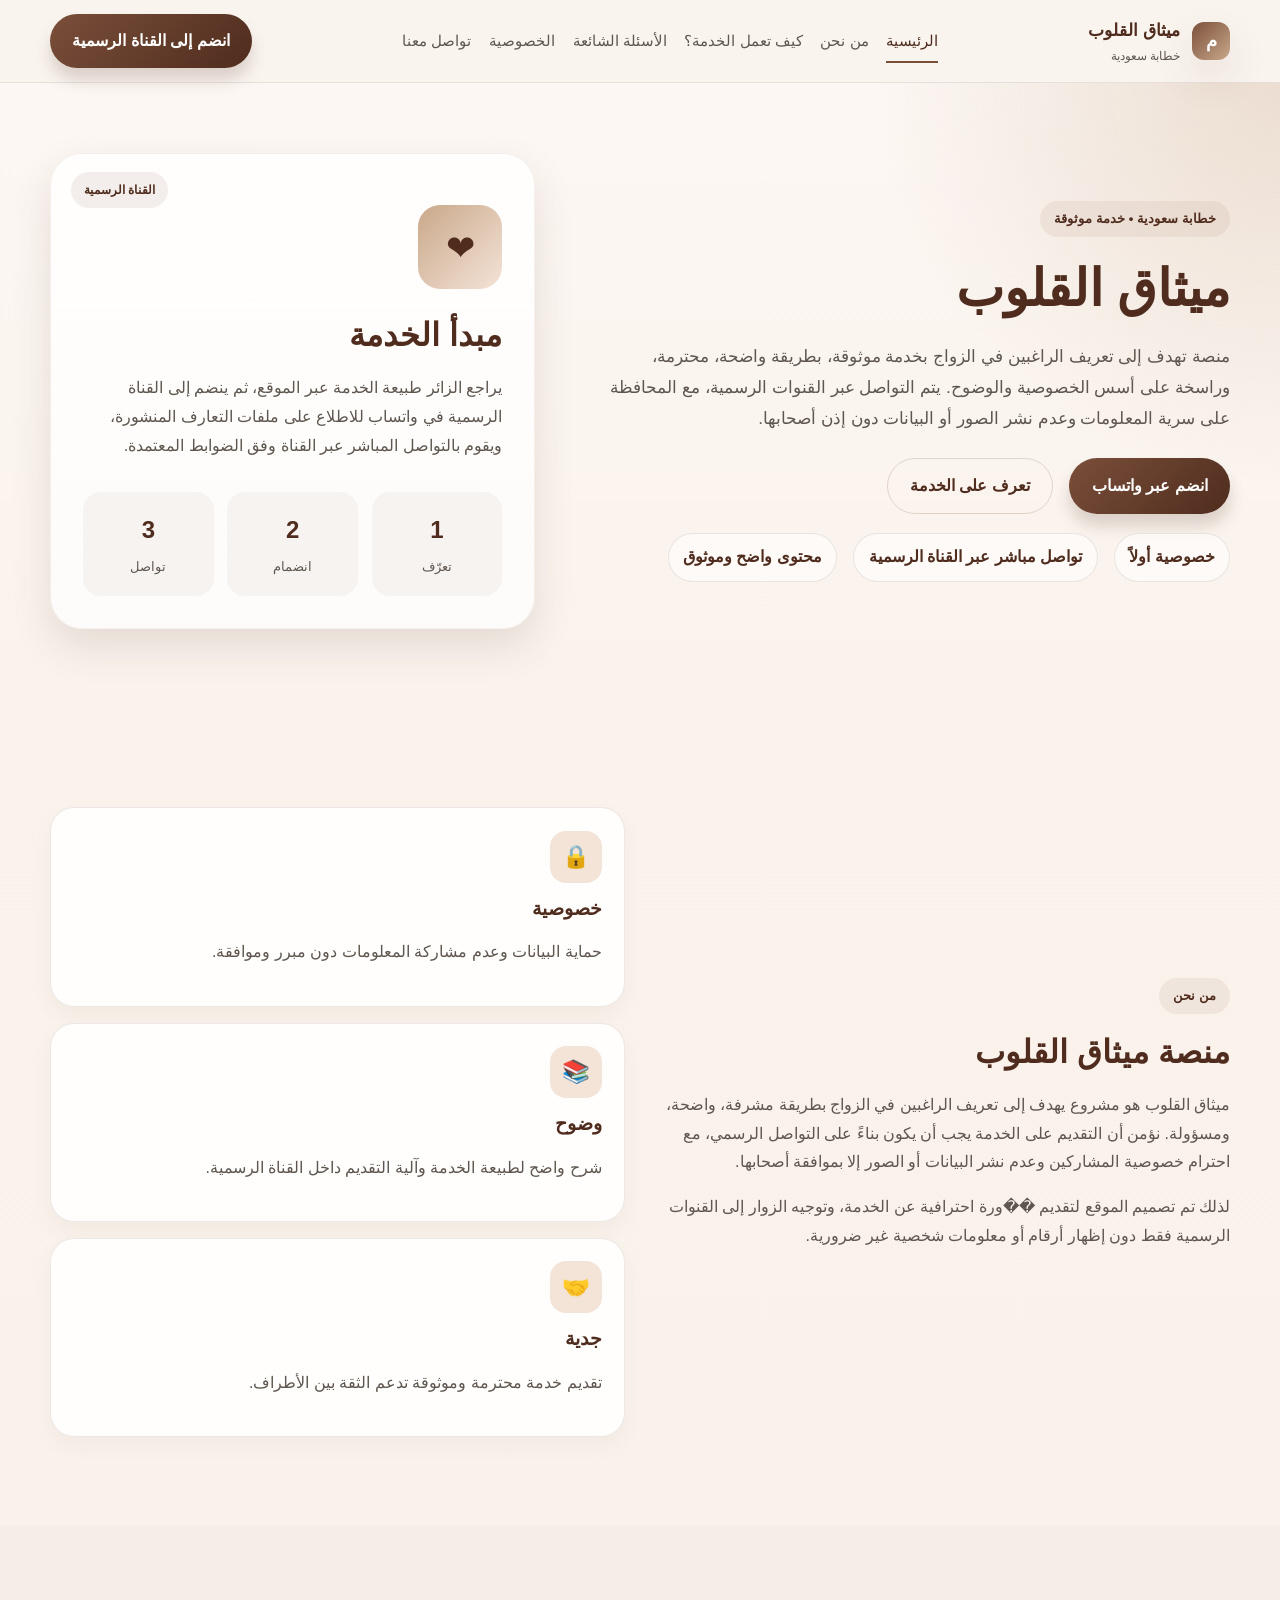
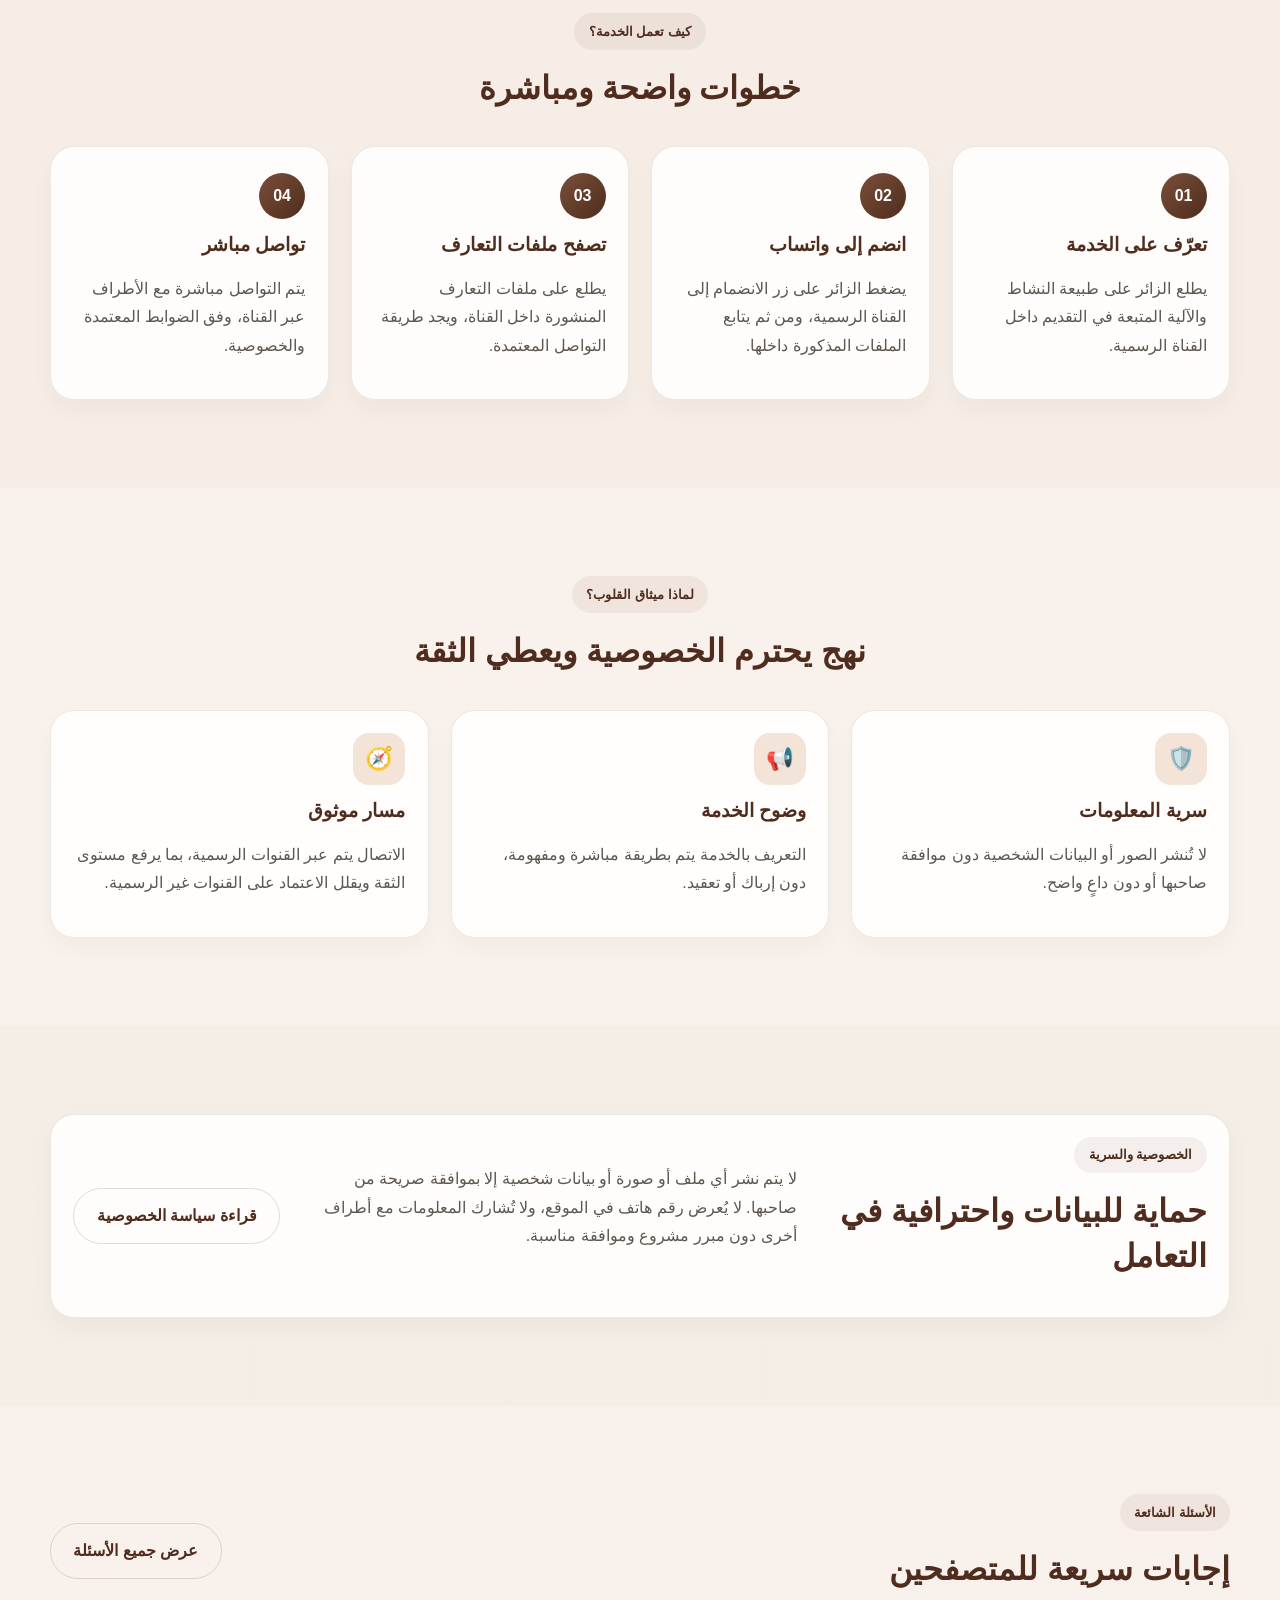
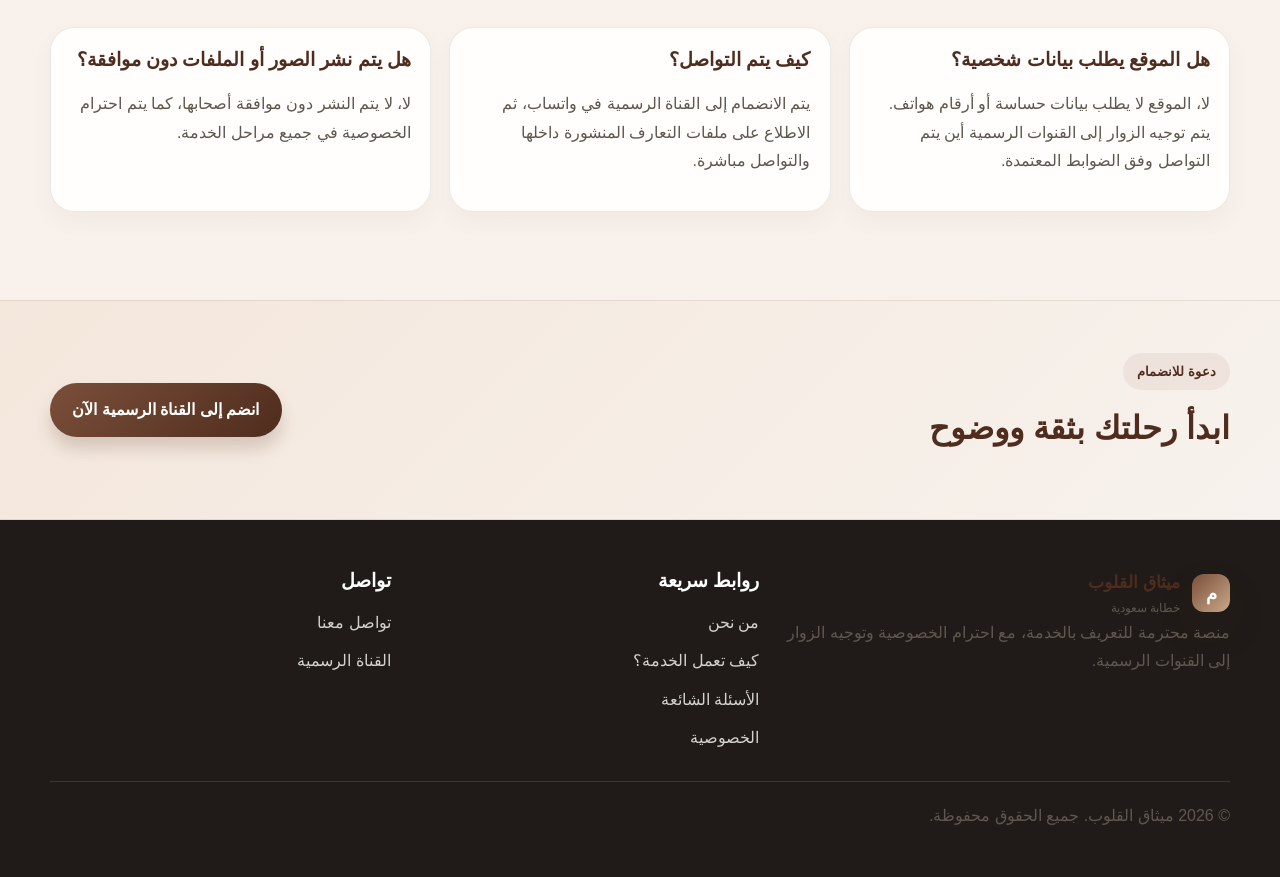
<file: index.html>
<!DOCTYPE html>
<html lang="ar" dir="rtl">
  <head>
    <meta charset="UTF-8" />
    <meta name="viewport" content="width=device-width, initial-scale=1.0" />
    <title>ميثاق القلوب | خطابة سعودية | توفيق بين الراغبين في الزواج</title>
    <meta
      name="description"
      content="ميثاق القلوب هو منصة احترافية لخطابة سعودية تتيح التعريف بالخدمة بشكل واضح وموثوق، مع ضمان الخصوصية وبدء التواصل عبر القناة الرسمية في واتساب."
    />
    <meta name="keywords" content="ميثاق القلوب, خطابة سعودية, التوفيق بين الراغبين في الزواج, ميثاق القلوب للزواج, الزواج عبر الإنترنت" />
    <meta name="theme-color" content="#f7efe7" />
    <link rel="canonical" href="https://sov61173-jpg.github.io/mithaq-alqulub-website/" />
    <meta property="og:type" content="website" />
    <meta property="og:title" content="ميثاق القلوب | خطابة سعودية" />
    <meta property="og:description" content="منصة احترافية للتعريف بالخدمة وتوجيه المهتمين إلى القناة الرسمية للاتصال والخصوصية." />
    <meta property="og:url" content="https://sov61173-jpg.github.io/mithaq-alqulub-website/" />
    <meta property="og:image" content="https://sov61173-jpg.github.io/mithaq-alqulub-website/assets/og-image.svg" />
    <meta name="twitter:card" content="summary_large_image" />
    <meta name="twitter:title" content="ميثاق القلوب | خطابة سعودية" />
    <meta name="twitter:description" content="منصة احترافية للتعريف بالخدمة وتوجيه المهتمين إلى القناة الرسمية في واتساب." />
    <meta name="twitter:image" content="https://sov61173-jpg.github.io/mithaq-alqulub-website/assets/og-image.svg" />
    <link rel="icon" type="image/svg+xml" href="assets/favicon.svg" />
    <link rel="stylesheet" href="styles.css" />
    <script type="application/ld+json">
      {
        "@context": "https://schema.org",
        "@type": "Organization",
        "name": "ميثاق القلوب",
        "alternateName": "ميثاق القلوب | خطابة سعودية",
        "url": "https://sov61173-jpg.github.io/mithaq-alqulub-website/",
        "description": "منصة مختصة بالتعريف بالخدمة بطريقة واضحة واحترافية مع احترام الخصوصية وبدء التواصل عبر القناة الرسمية.",
        "areaServed": "SA",
        "sameAs": [
          "https://whatsapp.com/channel/0029VbDgJTV77qVNbRlbns3c"
        ]
      }
    </script>
    <script type="application/ld+json">
      {
        "@context": "https://schema.org",
        "@type": "WebSite",
        "name": "ميثاق القلوب",
        "url": "https://sov61173-jpg.github.io/mithaq-alqulub-website/",
        "description": "خطابة سعودية مع خدمة توفيق بين الراغبين في الزواج عبر القنوات الرسمية وبدون إظهار معلومات شخصية."
      }
    </script>
  </head>
  <body>
    <header class="site-header">
      <div class="container nav-wrap">
        <a class="brand" href="index.html" aria-label="ميثاق القلوب">
          <span class="brand-mark">م</span>
          <span>
            <strong>ميثاق القلوب</strong>
            <small>خطابة سعودية</small>
          </span>
        </a>
        <button class="nav-toggle" aria-label="فتح القائمة" aria-expanded="false">☰</button>
        <nav class="main-nav" aria-label="القائمة الرئيسية">
          <a href="index.html" class="active">الرئيسية</a>
          <a href="about.html">من نحن</a>
          <a href="how-it-works.html">كيف تعمل الخدمة؟</a>
          <a href="faq.html">الأسئلة الشائعة</a>
          <a href="privacy.html">الخصوصية</a>
          <a href="contact.html">تواصل معنا</a>
        </nav>
        <a class="btn btn-primary" href="https://whatsapp.com/channel/0029VbDgJTV77qVNbRlbns3c" target="_blank" rel="noopener noreferrer">انضم إلى القناة الرسمية</a>
      </div>
    </header>

    <main>
      <section class="hero">
        <div class="container hero-grid">
          <div class="hero-copy">
            <span class="eyebrow">خطابة سعودية • خدمة موثوقة</span>
            <h1>ميثاق القلوب</h1>
            <p class="lead">
              منصة تهدف إلى تعريف الراغبين في الزواج بخدمة موثوقة، بطريقة واضحة، محترمة، وراسخة على
              أسس الخصوصية والوضوح. يتم التواصل عبر القنوات الرسمية، مع المحافظة على سرية المعلومات وعدم
              نشر الصور أو البيانات دون إذن أصحابها.
            </p>
            <div class="cta-group">
              <a class="btn btn-primary" href="https://whatsapp.com/channel/0029VbDgJTV77qVNbRlbns3c" target="_blank" rel="noopener noreferrer">انضم عبر واتساب</a>
              <a class="btn btn-secondary" href="#about">تعرف على الخدمة</a>
            </div>
            <ul class="trust-list">
              <li>خصوصية أولاً</li>
              <li>تواصل مباشر عبر القناة الرسمية</li>
              <li>محتوى واضح وموثوق</li>
            </ul>
          </div>

          <div class="hero-card" aria-label="نظرة عامة على الخدمة">
            <div class="floating-badge">القناة الرسمية</div>
            <div class="card-icon">❤</div>
            <h2>مبدأ الخدمة</h2>
            <p>
              يراجع الزائر طبيعة الخدمة عبر الموقع، ثم ينضم إلى القناة الرسمية في واتساب للاطلاع على ملفات
              التعارف المنشورة، ويقوم بالتواصل المباشر عبر القناة وفق الضوابط المعتمدة.
            </p>
            <div class="mini-stats">
              <div>
                <strong>1</strong>
                <span>تعرّف</span>
              </div>
              <div>
                <strong>2</strong>
                <span>انضمام</span>
              </div>
              <div>
                <strong>3</strong>
                <span>تواصل</span>
              </div>
            </div>
          </div>
        </div>
      </section>

      <section class="section" id="about">
        <div class="container">
          <div class="section-split">
            <div>
              <span class="eyebrow">من نحن</span>
              <h2>منصة ميثاق القلوب</h2>
              <p>
                ميثاق القلوب هو مشروع يهدف إلى تعريف الراغبين في الزواج بطريقة مشرفة، واضحة، ومسؤولة.
                نؤمن أن التقديم على الخدمة يجب أن يكون بناءً على التواصل الرسمي، مع احترام خصوصية المشاركين
                وعدم نشر البيانات أو الصور إلا بموافقة أصحابها.
              </p>
              <p>
                لذلك تم تصميم الموقع لتقديم ��ورة احترافية عن الخدمة، وتوجيه الزوار إلى القنوات الرسمية فقط
                دون إظهار أرقام أو معلومات شخصية غير ضرورية.
              </p>
            </div>
            <div class="feature-boxes">
              <div class="feature__box">
                <span>🔒</span>
                <h3>خصوصية</h3>
                <p>حماية البيانات وعدم مشاركة المعلومات دون مبرر وموافقة.</p>
              </div>
              <div class="feature__box">
                <span>📚</span>
                <h3>وضوح</h3>
                <p>شرح واضح لطبيعة الخدمة وآلية التقديم داخل القناة الرسمية.</p>
              </div>
              <div class="feature__box">
                <span>🤝</span>
                <h3>جدية</h3>
                <p>تقديم خدمة محترمة وموثوقة تدعم الثقة بين الأطراف.</p>
              </div>
            </div>
          </div>
        </div>
      </section>

      <section class="section alt-bg">
        <div class="container">
          <div class="centered-heading">
            <span class="eyebrow">كيف تعمل الخدمة؟</span>
            <h2>خطوات واضحة ومباشرة</h2>
          </div>
          <div class="steps-grid">
            <article class="step-card">
              <span class="step-number">01</span>
              <h3>تعرّف على الخدمة</h3>
              <p>يطلع الزائر على طبيعة النشاط والآلية المتبعة في التقديم داخل القناة الرسمية.</p>
            </article>
            <article class="step-card">
              <span class="step-number">02</span>
              <h3>انضم إلى واتساب</h3>
              <p>يضغط الزائر على زر الانضمام إلى القناة الرسمية، ومن ثم يتابع الملفات المذكورة داخلها.</p>
            </article>
            <article class="step-card">
              <span class="step-number">03</span>
              <h3>تصفح ملفات التعارف</h3>
              <p>يطلع على ملفات التعارف المنشورة داخل القناة، ويجد طريقة التواصل المعتمدة.</p>
            </article>
            <article class="step-card">
              <span class="step-number">04</span>
              <h3>تواصل مباشر</h3>
              <p>يتم التواصل مباشرة مع الأطراف عبر القناة، وفق الضوابط المعتمدة والخصوصية.</p>
            </article>
          </div>
        </div>
      </section>

      <section class="section">
        <div class="container">
          <div class="centered-heading">
            <span class="eyebrow">لماذا ميثاق القلوب؟</span>
            <h2>نهج يحترم الخصوصية ويعطي الثقة</h2>
          </div>
          <div class="benefits-grid">
            <div class="benefit-card">
              <div class="icon-wrap">🛡️</div>
              <h3>سرية المعلومات</h3>
              <p>لا تُنشر الصور أو البيانات الشخصية دون موافقة صاحبها أو دون داعٍ واضح.</p>
            </div>
            <div class="benefit-card">
              <div class="icon-wrap">📢</div>
              <h3>وضوح الخدمة</h3>
              <p>التعريف بالخدمة يتم بطريقة مباشرة ومفهومة، دون إرباك أو تعقيد.</p>
            </div>
            <div class="benefit-card">
              <div class="icon-wrap">🧭</div>
              <h3>مسار موثوق</h3>
              <p>الاتصال يتم عبر القنوات الرسمية، بما يرفع مستوى الثقة ويقلل الاعتماد على القنوات غير الرسمية.</p>
            </div>
          </div>
        </div>
      </section>

      <section class="section alt-bg">
        <div class="container">
          <div class="privacy-banner">
            <div>
              <span class="eyebrow">الخصوصية والسرية</span>
              <h2>حماية للبيانات واحترافية في التعامل</h2>
            </div>
            <p>
              لا يتم نشر أي ملف أو صورة أو بيانات شخصية إلا بموافقة صريحة من صاحبها. لا يُعرض رقم هاتف في
              الموقع، ولا تُشارك المعلومات مع أطراف أخرى دون مبرر مشروع وموافقة مناسبة.
            </p>
            <a class="btn btn-secondary" href="privacy.html">قراءة سياسة الخصوصية</a>
          </div>
        </div>
      </section>

      <section class="section">
        <div class="container faq-preview">
          <div class="faq-head">
            <div>
              <span class="eyebrow">الأسئلة الشائعة</span>
              <h2>إجابات سريعة للمتصفحين</h2>
            </div>
            <a class="btn btn-secondary" href="faq.html">عرض جميع الأسئلة</a>
          </div>
          <div class="faq-list">
            <div class="faq-item">
              <h3>هل الموقع يطلب بيانات شخصية؟</h3>
              <p>لا، الموقع لا يطلب بيانات حساسة أو أرقام هواتف. يتم توجيه الزوار إلى القنوات الرسمية أين يتم التواصل وفق الضوابط المعتمدة.</p>
            </div>
            <div class="faq-item">
              <h3>كيف يتم التواصل؟</h3>
              <p>يتم الانضمام إلى القناة الرسمية في واتساب، ثم الاطلاع على ملفات التعارف المنشورة داخلها والتواصل مباشرة.</p>
            </div>
            <div class="faq-item">
              <h3>هل يتم نشر الصور أو الملفات دون موافقة؟</h3>
              <p>لا، لا يتم النشر دون موافقة أصحابها، كما يتم احترام الخصوصية في جميع مراحل الخدمة.</p>
            </div>
          </div>
        </div>
      </section>

      <section class="cta-band">
        <div class="container cta-wrap">
          <div>
            <span class="eyebrow">دعوة للانضمام</span>
            <h2>ابدأ رحلتك بثقة ووضوح</h2>
          </div>
          <a class="btn btn-primary" href="https://whatsapp.com/channel/0029VbDgJTV77qVNbRlbns3c" target="_blank" rel="noopener noreferrer">انضم إلى القناة الرسمية الآن</a>
        </div>
      </section>
    </main>

    <footer class="site-footer">
      <div class="container footer-grid">
        <div>
          <a class="brand footer-brand" href="index.html" aria-label="ميثاق القلوب">
            <span class="brand-mark">م</span>
            <span>
              <strong>ميثاق القلوب</strong>
              <small>خطابة سعودية</small>
            </span>
          </a>
          <p>منصة محترمة للتعريف بالخدمة، مع احترام الخصوصية وتوجيه الزوار إلى القنوات الرسمية.</p>
        </div>
        <div>
          <h3>روابط سريعة</h3>
          <ul>
            <li><a href="about.html">من نحن</a></li>
            <li><a href="how-it-works.html">كيف تعمل الخدمة؟</a></li>
            <li><a href="faq.html">الأسئلة الشائعة</a></li>
            <li><a href="privacy.html">الخصوصية</a></li>
          </ul>
        </div>
        <div>
          <h3>تواصل</h3>
          <ul>
            <li><a href="contact.html">تواصل معنا</a></li>
            <li><a href="https://whatsapp.com/channel/0029VbDgJTV77qVNbRlbns3c" target="_blank" rel="noopener noreferrer">القناة الرسمية</a></li>
          </ul>
        </div>
      </div>
      <div class="container footer-bottom">
        <p>© <span id="year"></span> ميثاق القلوب. جميع الحقوق محفوظة.</p>
      </div>
    </footer>

    <script src="script.js"></script>
  </body>
</html>
</file>
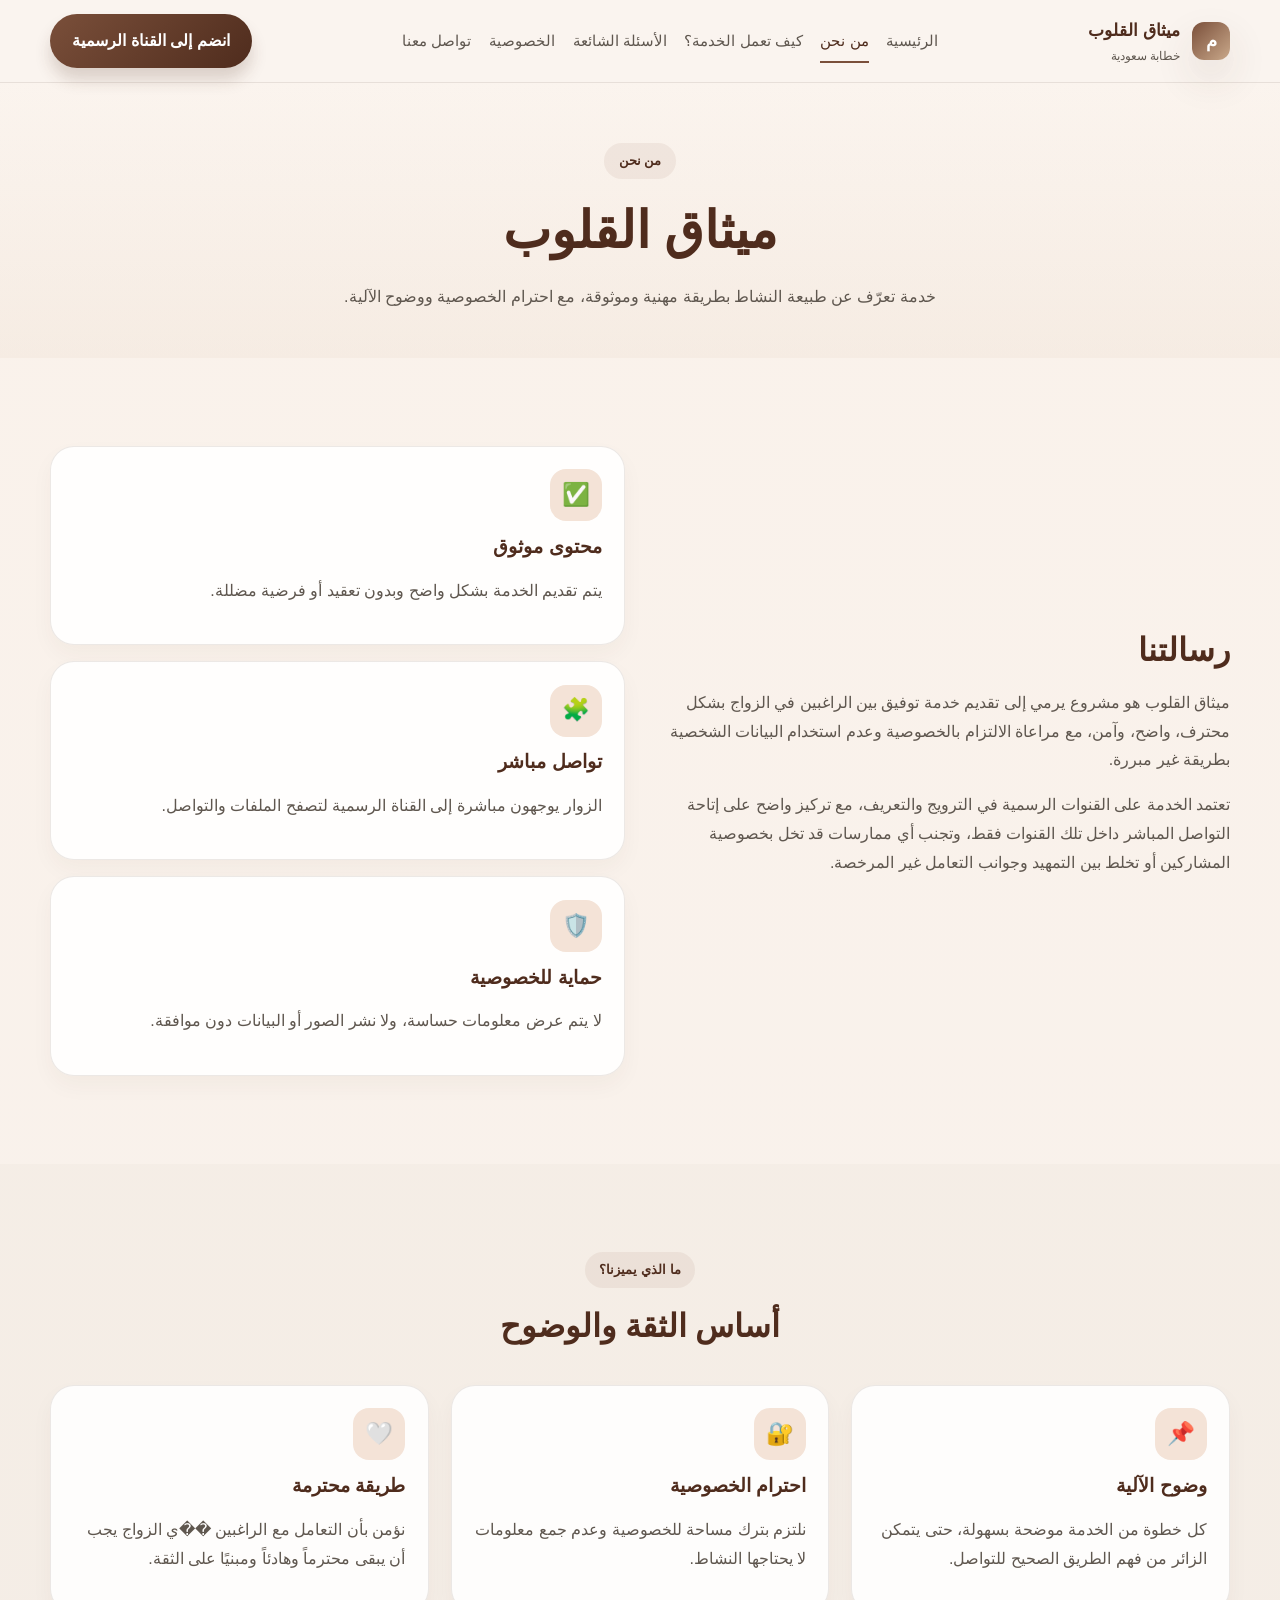
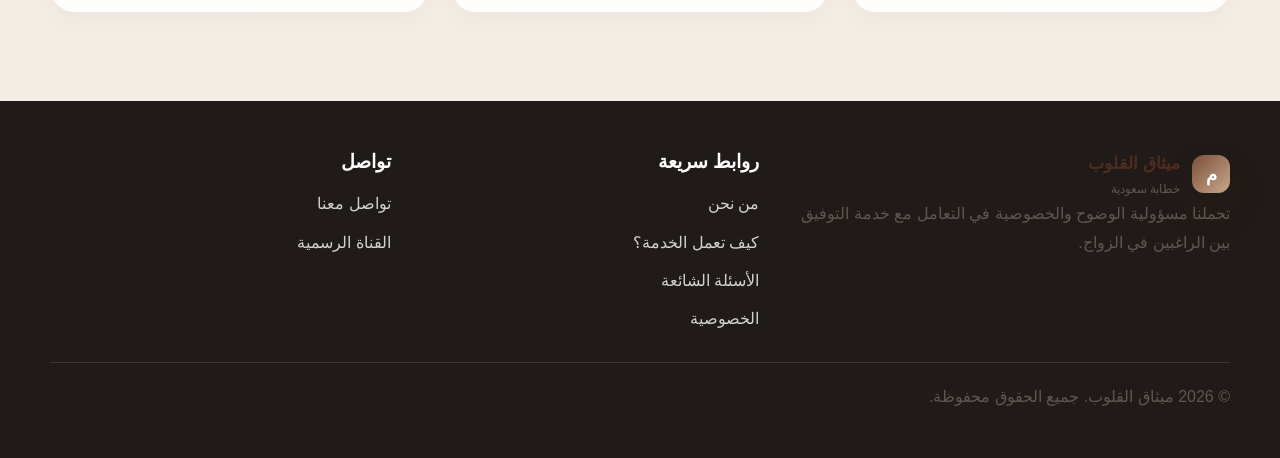
<file: about.html>
<!DOCTYPE html>
<html lang="ar" dir="rtl">
  <head>
    <meta charset="UTF-8" />
    <meta name="viewport" content="width=device-width, initial-scale=1.0" />
    <title>من نحن | ميثاق القلوب</title>
    <meta
      name="description"
      content="تعرف على ميثاق القلوب، طبيعة الخدمة، الرسالة، والالتزام بالخصوصية والوضوح في التفاعل عبر القنوات الرسمية."
    />
    <link rel="canonical" href="https://sov61173-jpg.github.io/mithaq-alqulub-website/about.html" />
    <meta property="og:title" content="من نحن | ميثاق القلوب" />
    <meta property="og:description" content="قصة الخدمة، الرسالة، واهتمامنا بالخصوصية والوضوح في التعامل عبر القنوات الرسمية." />
    <meta property="og:type" content="website" />
    <meta property="og:url" content="https://sov61173-jpg.github.io/mithaq-alqulub-website/about.html" />
    <meta property="og:image" content="https://sov61173-jpg.github.io/mithaq-alqulub-website/assets/og-image.svg" />
    <link rel="icon" type="image/svg+xml" href="assets/favicon.svg" />
    <link rel="stylesheet" href="styles.css" />
  </head>
  <body>
    <header class="site-header">
      <div class="container nav-wrap">
        <a class="brand" href="index.html" aria-label="ميثاق القلوب">
          <span class="brand-mark">م</span>
          <span>
            <strong>ميثاق القلوب</strong>
            <small>خطابة سعودية</small>
          </span>
        </a>
        <button class="nav-toggle" aria-label="فتح القائمة" aria-expanded="false">☰</button>
        <nav class="main-nav" aria-label="القائمة الرئيسية">
          <a href="index.html">الرئيسية</a>
          <a href="about.html" class="active">من نحن</a>
          <a href="how-it-works.html">كيف تعمل الخدمة؟</a>
          <a href="faq.html">الأسئلة الشائعة</a>
          <a href="privacy.html">الخصوصية</a>
          <a href="contact.html">تواصل معنا</a>
        </nav>
        <a class="btn btn-primary" href="https://whatsapp.com/channel/0029VbDgJTV77qVNbRlbns3c" target="_blank" rel="noopener noreferrer">انضم إلى القناة الرسمية</a>
      </div>
    </header>

    <main>
      <section class="page-hero small-hero">
        <div class="container center-text">
          <span class="eyebrow">من نحن</span>
          <h1>ميثاق القلوب</h1>
          <p>خدمة تعرّف عن طبيعة النشاط بطريقة مهنية وموثوقة، مع احترام الخصوصية ووضوح الآلية.</p>
        </div>
      </section>

      <section class="section">
        <div class="container section-split">
          <div>
            <h2>رسالتنا</h2>
            <p>
              ميثاق القلوب هو مشروع يرمي إلى تقديم خدمة توفيق بين الراغبين في الزواج بشكل محترف، واضح،
              وآمن، مع مراعاة الالتزام بالخصوصية وعدم استخدام البيانات الشخصية بطريقة غير مبررة.
            </p>
            <p>
              تعتمد الخدمة على القنوات الرسمية في الترويج والتعريف، مع تركيز واضح على إتاحة التواصل المباشر
              داخل تلك القنوات فقط، وتجنب أي ممارسات قد تخل بخصوصية المشاركين أو تخلط بين التمهيد وجوانب
              التعامل غير المرخصة.
            </p>
          </div>
          <div class="feature-boxes">
            <div class="feature__box">
              <span>✅</span>
              <h3>محتوى موثوق</h3>
              <p>يتم تقديم الخدمة بشكل واضح وبدون تعقيد أو فرضية مضللة.</p>
            </div>
            <div class="feature__box">
              <span>🧩</span>
              <h3>تواصل مباشر</h3>
              <p>الزوار يوجهون مباشرة إلى القناة الرسمية لتصفح الملفات والتواصل.</p>
            </div>
            <div class="feature__box">
              <span>🛡️</span>
              <h3>حماية للخصوصية</h3>
              <p>لا يتم عرض معلومات حساسة، ولا نشر الصور أو البيانات دون موافقة.</p>
            </div>
          </div>
        </div>
      </section>

      <section class="section alt-bg">
        <div class="container">
          <div class="centered-heading">
            <span class="eyebrow">ما الذي يميزنا؟</span>
            <h2>أساس الثقة والوضوح</h2>
          </div>
          <div class="benefits-grid">
            <div class="benefit-card">
              <div class="icon-wrap">📌</div>
              <h3>وضوح الآلية</h3>
              <p>كل خطوة من الخدمة موضحة بسهولة، حتى يتمكن الزائر من فهم الطريق الصحيح للتواصل.</p>
            </div>
            <div class="benefit-card">
              <div class="icon-wrap">🔐</div>
              <h3>احترام الخصوصية</h3>
              <p>نلتزم بترك مساحة للخصوصية وعدم جمع معلومات لا يحتاجها النشاط.</p>
            </div>
            <div class="benefit-card">
              <div class="icon-wrap">🤍</div>
              <h3>طريقة محترمة</h3>
              <p>نؤمن بأن التعامل مع الراغبين ��ي الزواج يجب أن يبقى محترماً وهادئاً ومبنيًا على الثقة.</p>
            </div>
          </div>
        </div>
      </section>
    </main>

    <footer class="site-footer">
      <div class="container footer-grid">
        <div>
          <a class="brand footer-brand" href="index.html" aria-label="ميثاق القلوب">
            <span class="brand-mark">م</span>
            <span>
              <strong>ميثاق القلوب</strong>
              <small>خطابة سعودية</small>
            </span>
          </a>
          <p>تحملنا مسؤولية الوضوح والخصوصية في التعامل مع خدمة التوفيق بين الراغبين في الزواج.</p>
        </div>
        <div>
          <h3>روابط سريعة</h3>
          <ul>
            <li><a href="about.html">من نحن</a></li>
            <li><a href="how-it-works.html">كيف تعمل الخدمة؟</a></li>
            <li><a href="faq.html">الأسئلة الشائعة</a></li>
            <li><a href="privacy.html">الخصوصية</a></li>
          </ul>
        </div>
        <div>
          <h3>تواصل</h3>
          <ul>
            <li><a href="contact.html">تواصل معنا</a></li>
            <li><a href="https://whatsapp.com/channel/0029VbDgJTV77qVNbRlbns3c" target="_blank" rel="noopener noreferrer">القناة الرسمية</a></li>
          </ul>
        </div>
      </div>
      <div class="container footer-bottom">
        <p>© <span id="year"></span> ميثاق القلوب. جميع الحقوق محفوظة.</p>
      </div>
    </footer>

    <script src="script.js"></script>
  </body>
</html>
</file>
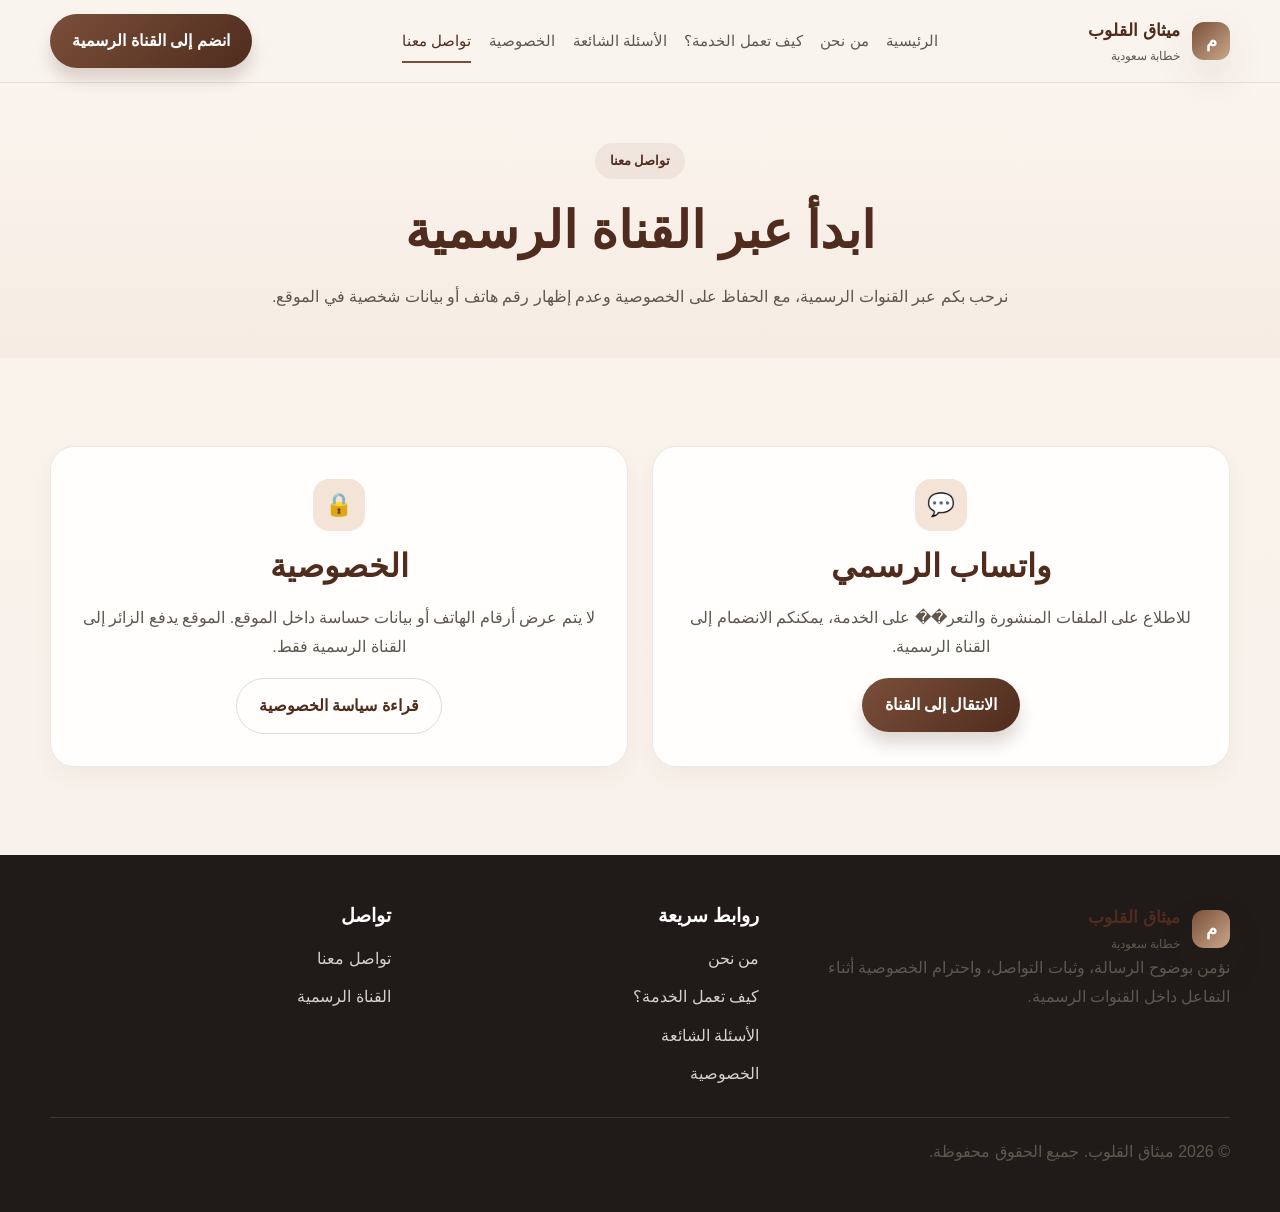
<file: contact.html>
<!DOCTYPE html>
<html lang="ar" dir="rtl">
  <head>
    <meta charset="UTF-8" />
    <meta name="viewport" content="width=device-width, initial-scale=1.0" />
    <title>تواصل معنا | ميثاق القلوب</title>
    <meta
      name="description"
      content="تواصل مع ميثاق القلوب عبر القنوات الرسمية، دون إظهار أرقام الهاتف أو بيانات خاصة، مع توضيح كيفية الوصول إلى الخدمة بشكل آمن." 
    />
    <link rel="canonical" href="https://sov61173-jpg.github.io/mithaq-alqulub-website/contact.html" />
    <meta property="og:title" content="تواصل معنا | ميثاق القلوب" />
    <meta property="og:description" content="تواصل عبر القناة الرسمية في واتساب، مع الحفاظ على الخصوصية وعدم إظهار الهواتف في الموقع." />
    <meta property="og:type" content="website" />
    <meta property="og:url" content="https://sov61173-jpg.github.io/mithaq-alqulub-website/contact.html" />
    <meta property="og:image" content="https://sov61173-jpg.github.io/mithaq-alqulub-website/assets/og-image.svg" />
    <link rel="icon" type="image/svg+xml" href="assets/favicon.svg" />
    <link rel="stylesheet" href="styles.css" />
  </head>
  <body>
    <header class="site-header">
      <div class="container nav-wrap">
        <a class="brand" href="index.html" aria-label="ميثاق القلوب">
          <span class="brand-mark">م</span>
          <span>
            <strong>ميثاق القلوب</strong>
            <small>خطابة سعودية</small>
          </span>
        </a>
        <button class="nav-toggle" aria-label="فتح القائمة" aria-expanded="false">☰</button>
        <nav class="main-nav" aria-label="القائمة الرئيسية">
          <a href="index.html">الرئيسية</a>
          <a href="about.html">من نحن</a>
          <a href="how-it-works.html">كيف تعمل الخدمة؟</a>
          <a href="faq.html">الأسئلة الشائعة</a>
          <a href="privacy.html">الخصوصية</a>
          <a href="contact.html" class="active">تواصل معنا</a>
        </nav>
        <a class="btn btn-primary" href="https://whatsapp.com/channel/0029VbDgJTV77qVNbRlbns3c" target="_blank" rel="noopener noreferrer">انضم إلى القناة الرسمية</a>
      </div>
    </header>

    <main>
      <section class="page-hero small-hero">
        <div class="container center-text">
          <span class="eyebrow">تواصل معنا</span>
          <h1>ابدأ عبر القناة الرسمية</h1>
          <p>نرحب بكم عبر القنوات الرسمية، مع الحفاظ على الخصوصية وعدم إظهار رقم هاتف أو بيانات شخصية في الموقع.</p>
        </div>
      </section>

      <section class="section">
        <div class="container contact-grid">
          <div class="contact-card">
            <span class="icon-wrap contact-icon">💬</span>
            <h2>واتساب الرسمي</h2>
            <p>للاطلاع على الملفات المنشورة والتعر�� على الخدمة، يمكنكم الانضمام إلى القناة الرسمية.</p>
            <a class="btn btn-primary" href="https://whatsapp.com/channel/0029VbDgJTV77qVNbRlbns3c" target="_blank" rel="noopener noreferrer">الانتقال إلى القناة</a>
          </div>

          <div class="contact-card">
            <span class="icon-wrap contact-icon">🔒</span>
            <h2>الخصوصية</h2>
            <p>لا يتم عرض أرقام الهاتف أو بيانات حساسة داخل الموقع. الموقع يدفع الزائر إلى القناة الرسمية فقط.</p>
            <a class="btn btn-secondary" href="privacy.html">قراءة سياسة الخصوصية</a>
          </div>
        </div>
      </section>
    </main>

    <footer class="site-footer">
      <div class="container footer-grid">
        <div>
          <a class="brand footer-brand" href="index.html" aria-label="ميثاق القلوب">
            <span class="brand-mark">م</span>
            <span>
              <strong>ميثاق القلوب</strong>
              <small>خطابة سعودية</small>
            </span>
          </a>
          <p>نؤمن بوضوح الرسالة، وثبات التواصل، واحترام الخصوصية أثناء التفاعل داخل القنوات الرسمية.</p>
        </div>
        <div>
          <h3>روابط سريعة</h3>
          <ul>
            <li><a href="about.html">من نحن</a></li>
            <li><a href="how-it-works.html">كيف تعمل الخدمة؟</a></li>
            <li><a href="faq.html">الأسئلة الشائعة</a></li>
            <li><a href="privacy.html">الخصوصية</a></li>
          </ul>
        </div>
        <div>
          <h3>تواصل</h3>
          <ul>
            <li><a href="contact.html">تواصل معنا</a></li>
            <li><a href="https://whatsapp.com/channel/0029VbDgJTV77qVNbRlbns3c" target="_blank" rel="noopener noreferrer">القناة الرسمية</a></li>
          </ul>
        </div>
      </div>
      <div class="container footer-bottom">
        <p>© <span id="year"></span> ميثاق القلوب. جميع الحقوق محفوظة.</p>
      </div>
    </footer>

    <script src="script.js"></script>
  </body>
</html>
</file>
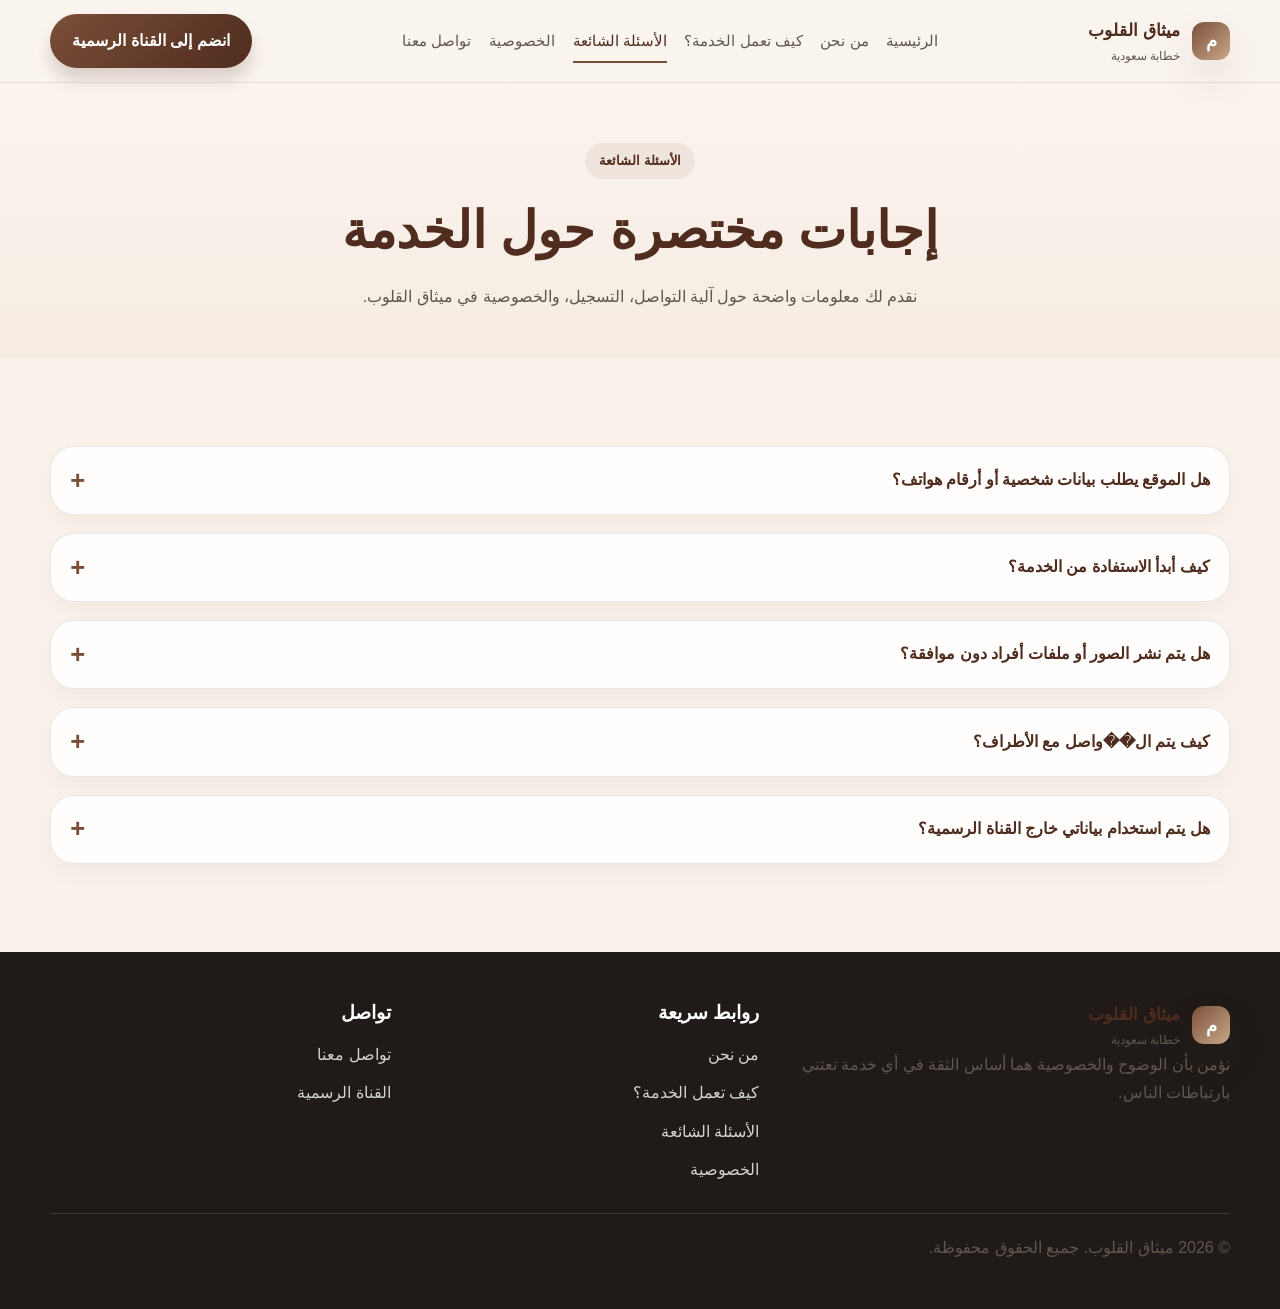
<file: faq.html>
<!DOCTYPE html>
<html lang="ar" dir="rtl">
  <head>
    <meta charset="UTF-8" />
    <meta name="viewport" content="width=device-width, initial-scale=1.0" />
    <title>الأسئلة الشائعة | ميثاق القلوب</title>
    <meta
      name="description"
      content="أسئلة شائعة عن الخدمة، آلية التسجيل والتواصل، الخصوصية، وطرق الاستفادة من القناة الرسمية في ميثاق القلوب."
    />
    <link rel="canonical" href="https://sov61173-jpg.github.io/mithaq-alqulub-website/faq.html" />
    <meta property="og:title" content="الأسئلة الشائعة | ميثاق القلوب" />
    <meta property="og:description" content="إجابات مختصرة حول آلية الاستفادة من الخدمة، التواصل، والخصوصية في ميثاق القلوب." />
    <meta property="og:type" content="website" />
    <meta property="og:url" content="https://sov61173-jpg.github.io/mithaq-alqulub-website/faq.html" />
    <meta property="og:image" content="https://sov61173-jpg.github.io/mithaq-alqulub-website/assets/og-image.svg" />
    <link rel="icon" type="image/svg+xml" href="assets/favicon.svg" />
    <link rel="stylesheet" href="styles.css" />
  </head>
  <body>
    <header class="site-header">
      <div class="container nav-wrap">
        <a class="brand" href="index.html" aria-label="ميثاق القلوب">
          <span class="brand-mark">م</span>
          <span>
            <strong>ميثاق القلوب</strong>
            <small>خطابة سعودية</small>
          </span>
        </a>
        <button class="nav-toggle" aria-label="فتح القائمة" aria-expanded="false">☰</button>
        <nav class="main-nav" aria-label="القائمة الرئيسية">
          <a href="index.html">الرئيسية</a>
          <a href="about.html">من نحن</a>
          <a href="how-it-works.html">كيف تعمل الخدمة؟</a>
          <a href="faq.html" class="active">الأسئلة الشائعة</a>
          <a href="privacy.html">الخصوصية</a>
          <a href="contact.html">تواصل معنا</a>
        </nav>
        <a class="btn btn-primary" href="https://whatsapp.com/channel/0029VbDgJTV77qVNbRlbns3c" target="_blank" rel="noopener noreferrer">انضم إلى القناة الرسمية</a>
      </div>
    </header>

    <main>
      <section class="page-hero small-hero">
        <div class="container center-text">
          <span class="eyebrow">الأسئلة الشائعة</span>
          <h1>إجابات مختصرة حول الخدمة</h1>
          <p>نقدم لك معلومات واضحة حول آلية التواصل، التسجيل، والخصوصية في ميثاق القلوب.</p>
        </div>
      </section>

      <section class="section">
        <div class="container faq-page">
          <div class="faq-item faq-acc">
            <button class="faq-question" type="button" aria-expanded="false">
              هل الموقع يطلب بيانات شخصية أو أرقام هواتف؟
            </button>
            <div class="faq-answer">
              <p>لا، الموقع لا يطلب معلومات حساسة أو أرقام هاتف مباشرة. يتم توجيه الزائر إلى القناة الرسمية في واتساب للمتابعة.</p>
            </div>
          </div>

          <div class="faq-item faq-acc">
            <button class="faq-question" type="button" aria-expanded="false">
              كيف أبدأ الاستفادة من الخدمة؟
            </button>
            <div class="faq-answer">
              <p>يتم الدخول إلى الموقع، ثم الضغط على زر الانضمام إلى القناة الرسمية في واتساب، ثم متابعة الملفات المنشورة داخلها.</p>
            </div>
          </div>

          <div class="faq-item faq-acc">
            <button class="faq-question" type="button" aria-expanded="false">
              هل يتم نشر الصور أو ملفات أفراد دون موافقة؟
            </button>
            <div class="faq-answer">
              <p>لا، لا يتم نشر أي صور أو ملفات أو بيانات شخصية دون موافقة أصحابها، كما تُراعى السرية والخصوصية.</p>
            </div>
          </div>

          <div class="faq-item faq-acc">
            <button class="faq-question" type="button" aria-expanded="false">
              كيف يتم ال��واصل مع الأطراف؟
            </button>
            <div class="faq-answer">
              <p>التواصل يتم مباشرة داخل القناة الرسمية، وذلك بعد الاطلاع على ملفات التعارف المنشورة، وفق آلية واضحة ومعتمدة.</p>
            </div>
          </div>

          <div class="faq-item faq-acc">
            <button class="faq-question" type="button" aria-expanded="false">
              هل يتم استخدام بياناتي خارج القناة الرسمية؟
            </button>
            <div class="faq-answer">
              <p>لا، يتم التعامل مع المعلومات بحد أدنى، مع مراعاة عدم التوزيع أو المشاركة خارج الغرض المعلن وعدم استخدام البيانات خارج السياق الصحيح.</p>
            </div>
          </div>
        </div>
      </section>
    </main>

    <footer class="site-footer">
      <div class="container footer-grid">
        <div>
          <a class="brand footer-brand" href="index.html" aria-label="ميثاق القلوب">
            <span class="brand-mark">م</span>
            <span>
              <strong>ميثاق القلوب</strong>
              <small>خطابة سعودية</small>
            </span>
          </a>
          <p>نؤمن بأن الوضوح والخصوصية هما أساس الثقة في أي خدمة تعتني بارتباطات الناس.</p>
        </div>
        <div>
          <h3>روابط سريعة</h3>
          <ul>
            <li><a href="about.html">من نحن</a></li>
            <li><a href="how-it-works.html">كيف تعمل الخدمة؟</a></li>
            <li><a href="faq.html">الأسئلة الشائعة</a></li>
            <li><a href="privacy.html">الخصوصية</a></li>
          </ul>
        </div>
        <div>
          <h3>تواصل</h3>
          <ul>
            <li><a href="contact.html">تواصل معنا</a></li>
            <li><a href="https://whatsapp.com/channel/0029VbDgJTV77qVNbRlbns3c" target="_blank" rel="noopener noreferrer">القناة الرسمية</a></li>
          </ul>
        </div>
      </div>
      <div class="container footer-bottom">
        <p>© <span id="year"></span> ميثاق القلوب. جميع الحقوق محفوظة.</p>
      </div>
    </footer>

    <script src="script.js"></script>
  </body>
</html>
</file>
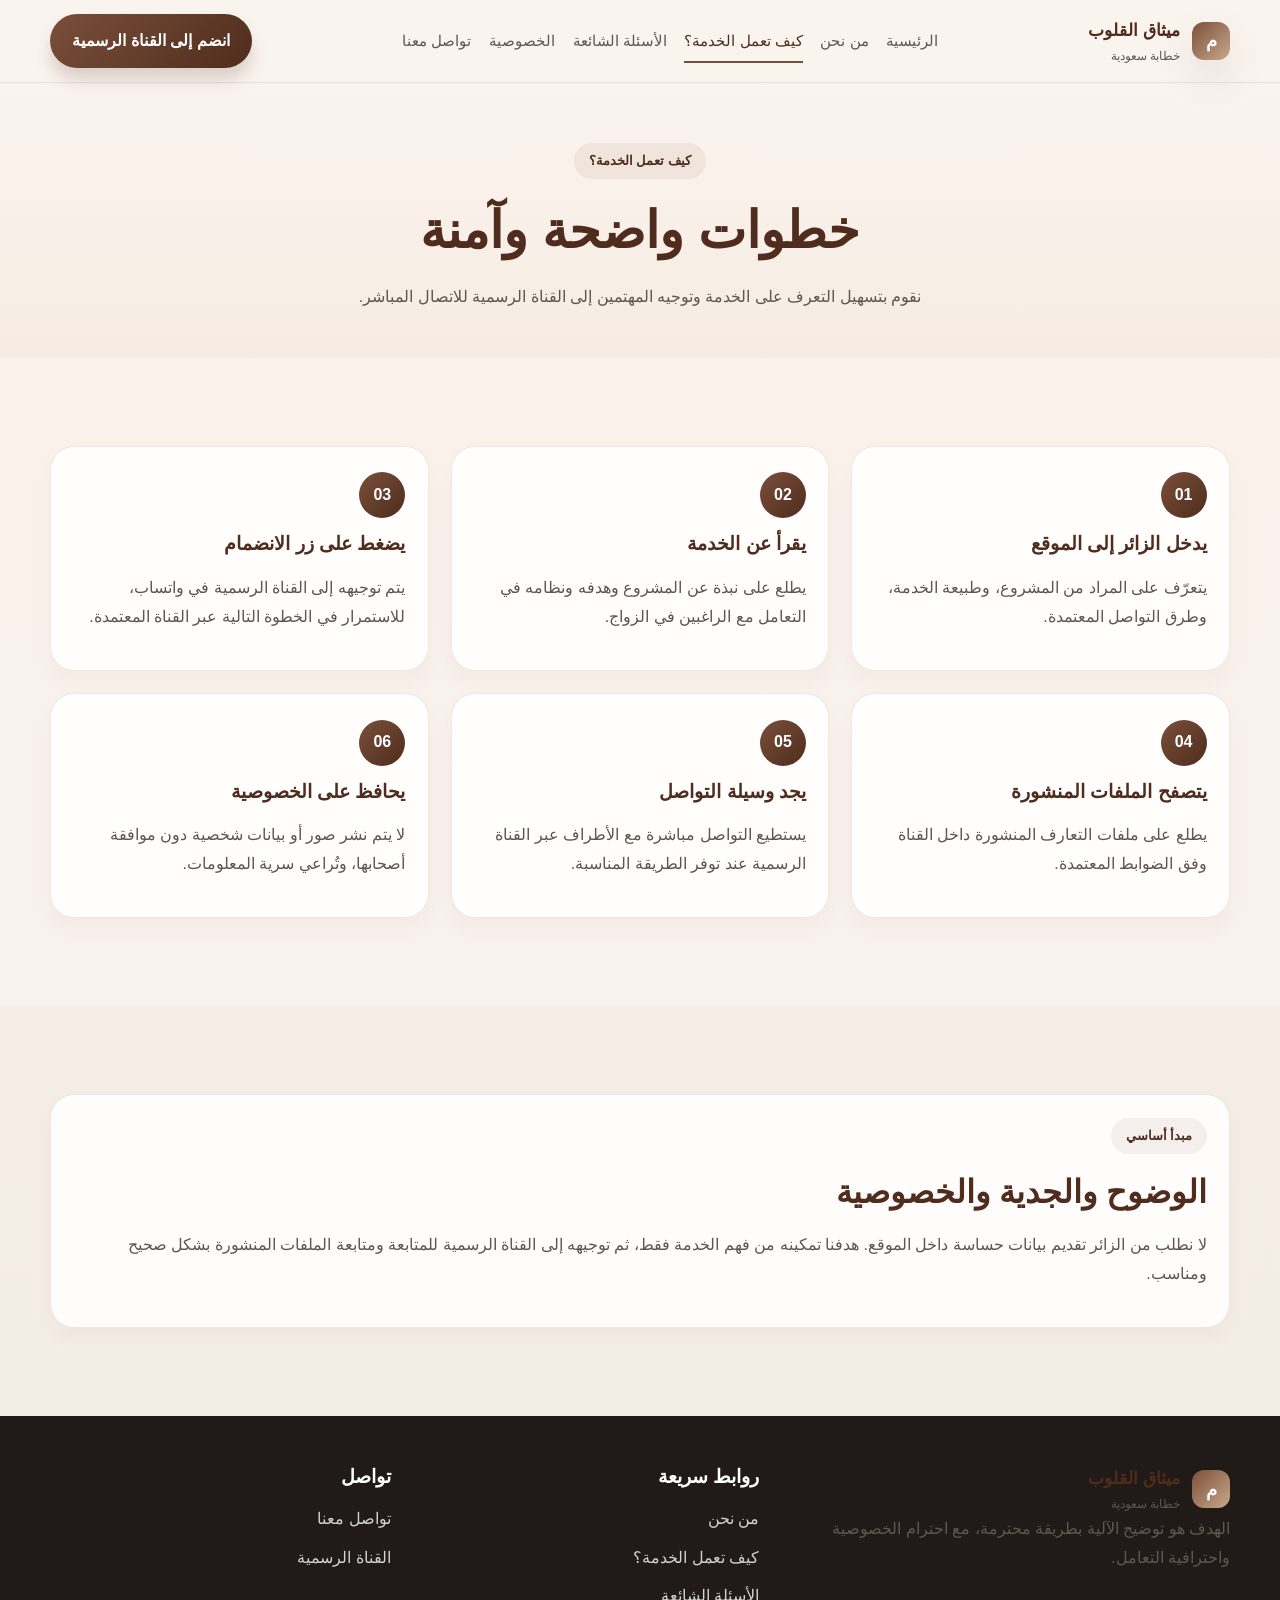
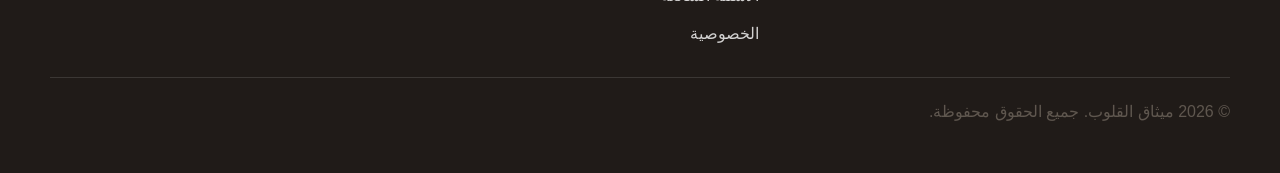
<file: how-it-works.html>
<!DOCTYPE html>
<html lang="ar" dir="rtl">
  <head>
    <meta charset="UTF-8" />
    <meta name="viewport" content="width=device-width, initial-scale=1.0" />
    <title>كيف تعمل الخدمة؟ | ميثاق القلوب</title>
    <meta
      name="description"
      content="تعرف على آلية عمل ميثاق القلوب، من الدخول إلى الموقع، الانضمام إلى القناة الرسمية، ومتابعة ملفات التعارف عبر واتساب."
    />
    <link rel="canonical" href="https://sov61173-jpg.github.io/mithaq-alqulub-website/how-it-works.html" />
    <meta property="og:title" content="كيف تعمل الخدمة؟ | ميثاق القلوب" />
    <meta property="og:description" content="آلية الخدمة خطوة بخطوة: التعرف، الانضمام إلى القناة الرسمية، تصفح التعارف، والتواصل الرسمي." />
    <meta property="og:type" content="website" />
    <meta property="og:url" content="https://sov61173-jpg.github.io/mithaq-alqulub-website/how-it-works.html" />
    <meta property="og:image" content="https://sov61173-jpg.github.io/mithaq-alqulub-website/assets/og-image.svg" />
    <link rel="icon" type="image/svg+xml" href="assets/favicon.svg" />
    <link rel="stylesheet" href="styles.css" />
  </head>
  <body>
    <header class="site-header">
      <div class="container nav-wrap">
        <a class="brand" href="index.html" aria-label="ميثاق القلوب">
          <span class="brand-mark">م</span>
          <span>
            <strong>ميثاق القلوب</strong>
            <small>خطابة سعودية</small>
          </span>
        </a>
        <button class="nav-toggle" aria-label="فتح القائمة" aria-expanded="false">☰</button>
        <nav class="main-nav" aria-label="القائمة الرئيسية">
          <a href="index.html">الرئيسية</a>
          <a href="about.html">من نحن</a>
          <a href="how-it-works.html" class="active">كيف تعمل الخدمة؟</a>
          <a href="faq.html">الأسئلة الشائعة</a>
          <a href="privacy.html">الخصوصية</a>
          <a href="contact.html">تواصل معنا</a>
        </nav>
        <a class="btn btn-primary" href="https://whatsapp.com/channel/0029VbDgJTV77qVNbRlbns3c" target="_blank" rel="noopener noreferrer">انضم إلى القناة الرسمية</a>
      </div>
    </header>

    <main>
      <section class="page-hero small-hero">
        <div class="container center-text">
          <span class="eyebrow">كيف تعمل الخدمة؟</span>
          <h1>خطوات واضحة وآمنة</h1>
          <p>نقوم بتسهيل التعرف على الخدمة وتوجيه المهتمين إلى القناة الرسمية للاتصال المباشر.</p>
        </div>
      </section>

      <section class="section">
        <div class="container steps-grid large-steps">
          <article class="step-card">
            <span class="step-number">01</span>
            <h3>يدخل الزائر إلى الموقع</h3>
            <p>يتعرّف على المراد من المشروع، وطبيعة الخدمة، وطرق التواصل المعتمدة.</p>
          </article>
          <article class="step-card">
            <span class="step-number">02</span>
            <h3>يقرأ عن الخدمة</h3>
            <p>يطلع على نبذة عن المشروع وهدفه ونظامه في التعامل مع الراغبين في الزواج.</p>
          </article>
          <article class="step-card">
            <span class="step-number">03</span>
            <h3>يضغط على زر الانضمام</h3>
            <p>يتم توجيهه إلى القناة الرسمية في واتساب، للاستمرار في الخطوة التالية عبر القناة المعتمدة.</p>
          </article>
          <article class="step-card">
            <span class="step-number">04</span>
            <h3>يتصفح الملفات المنشورة</h3>
            <p>يطلع على ملفات التعارف المنشورة داخل القناة وفق الضوابط المعتمدة.</p>
          </article>
          <article class="step-card">
            <span class="step-number">05</span>
            <h3>يجد وسيلة التواصل</h3>
            <p>يستطيع التواصل مباشرة مع الأطراف عبر القناة الرسمية عند توفر الطريقة المناسبة.</p>
          </article>
          <article class="step-card">
            <span class="step-number">06</span>
            <h3>يحافظ على الخصوصية</h3>
            <p>لا يتم نشر صور أو بيانات شخصية دون موافقة أصحابها، وتُراعي سرية المعلومات.</p>
          </article>
        </div>
      </section>

      <section class="section alt-bg">
        <div class="container small-card">
          <div>
            <span class="eyebrow">مبدأ أساسي</span>
            <h2>الوضوح والجدية والخصوصية</h2>
          </div>
          <p>
            لا نطلب من الزائر تقديم بيانات حساسة داخل الموقع. هدفنا تمكينه من فهم الخدمة فقط، ثم توجيهه إلى
            القناة الرسمية للمتابعة ومتابعة الملفات المنشورة بشكل صحيح ومناسب.
          </p>
        </div>
      </section>
    </main>

    <footer class="site-footer">
      <div class="container footer-grid">
        <div>
          <a class="brand footer-brand" href="index.html" aria-label="ميثاق القلوب">
            <span class="brand-mark">م</span>
            <span>
              <strong>ميثاق القلوب</strong>
              <small>خطابة سعودية</small>
            </span>
          </a>
          <p>الهدف هو توضيح الآلية بطريقة محترمة، مع احترام الخصوصية واحترافية التعامل.</p>
        </div>
        <div>
          <h3>روابط سريعة</h3>
          <ul>
            <li><a href="about.html">من نحن</a></li>
            <li><a href="how-it-works.html">كيف تعمل الخدمة؟</a></li>
            <li><a href="faq.html">الأسئلة الشائعة</a></li>
            <li><a href="privacy.html">الخصوصية</a></li>
          </ul>
        </div>
        <div>
          <h3>تواصل</h3>
          <ul>
            <li><a href="contact.html">تواصل معنا</a></li>
            <li><a href="https://whatsapp.com/channel/0029VbDgJTV77qVNbRlbns3c" target="_blank" rel="noopener noreferrer">القناة الرسمية</a></li>
          </ul>
        </div>
      </div>
      <div class="container footer-bottom">
        <p>© <span id="year"></span> ميثاق القلوب. جميع الحقوق محفوظة.</p>
      </div>
    </footer>

    <script src="script.js"></script>
  </body>
</html>
</file>
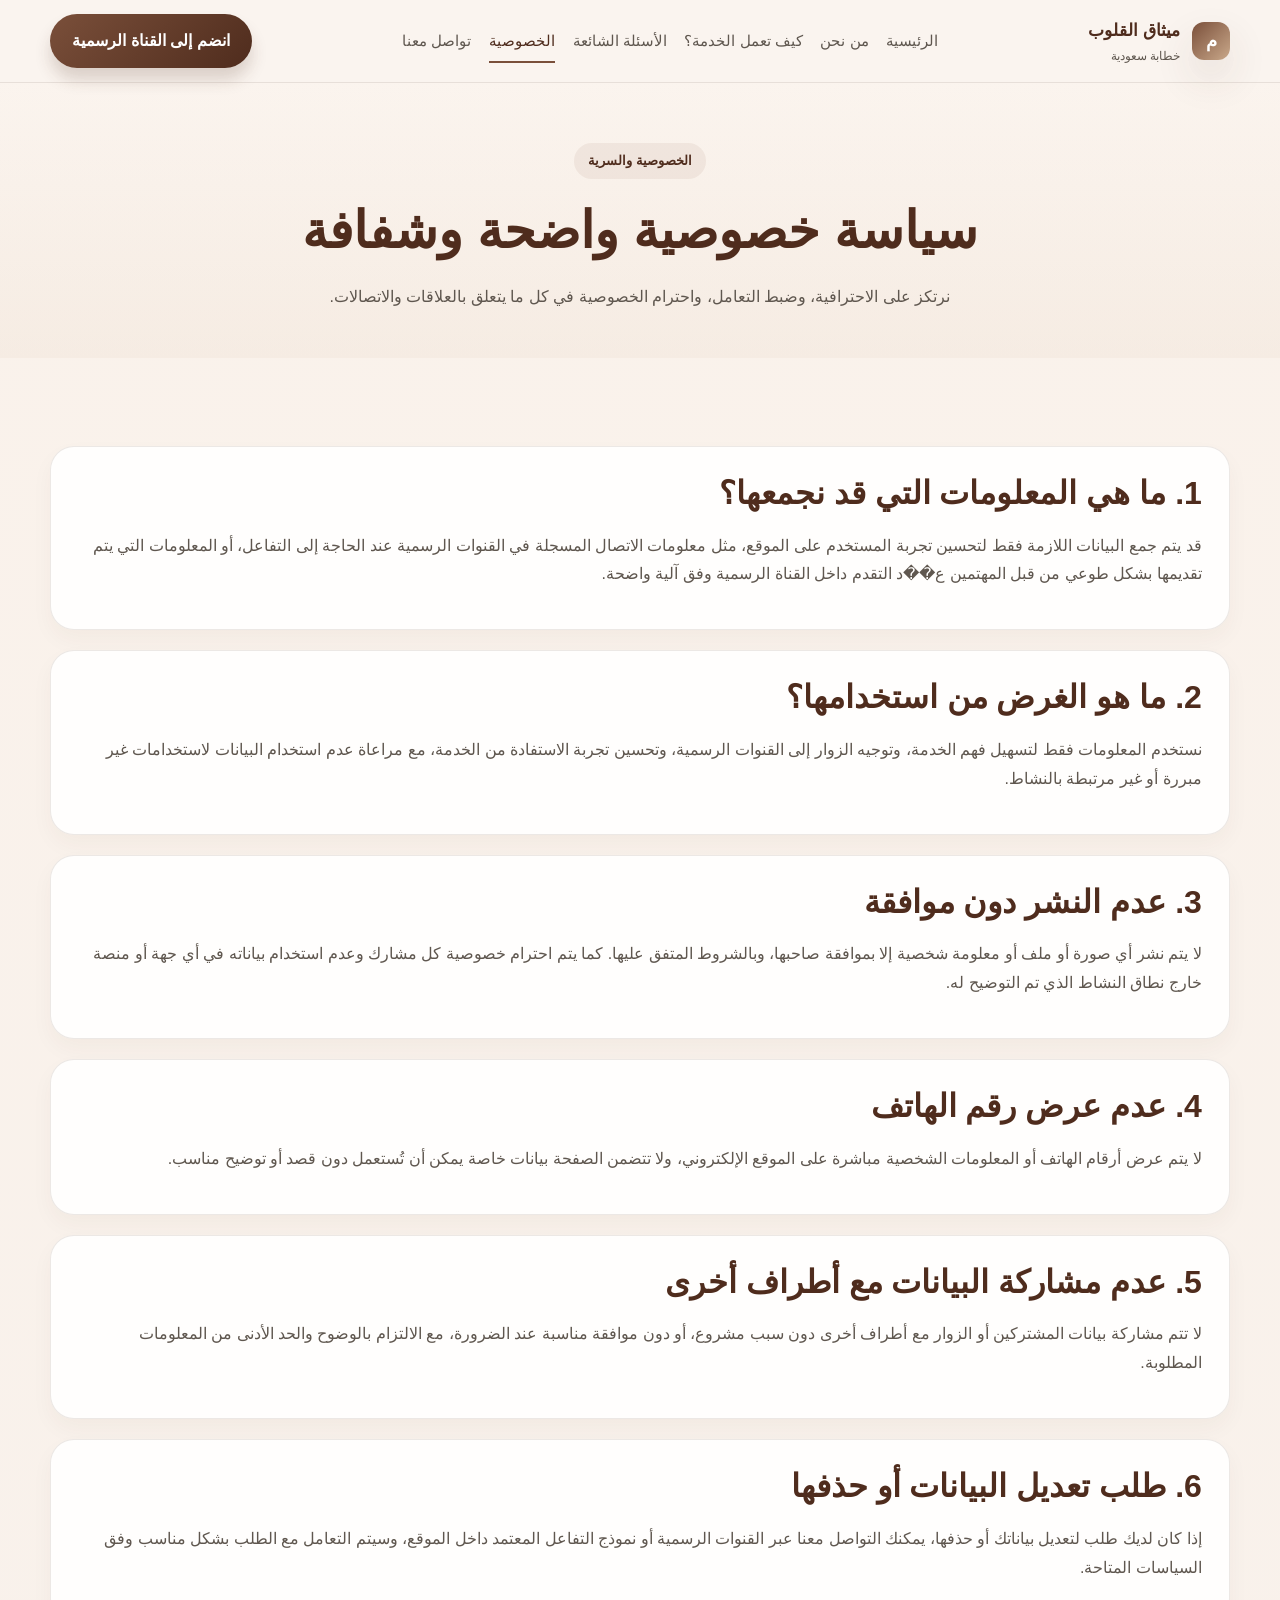
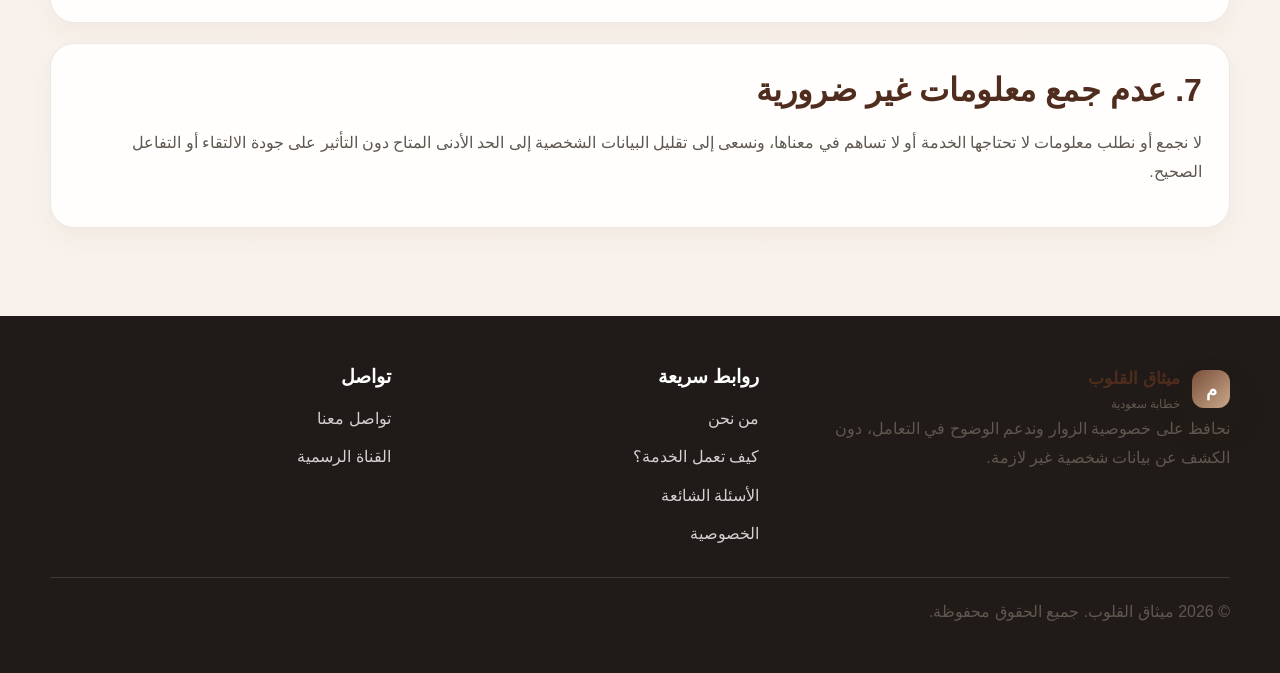
<file: privacy.html>
<!DOCTYPE html>
<html lang="ar" dir="rtl">
  <head>
    <meta charset="UTF-8" />
    <meta name="viewport" content="width=device-width, initial-scale=1.0" />
    <title>الخصوصية والسرية | ميثاق القلوب</title>
    <meta
      name="description"
      content="تعرف على سياسة الخصوصية في ميثاق القلوب، بما يضمن حماية المعلومات وعدم نشر الصور أو البيانات الشخصية دون موافقة أصحابها."
    />
    <link rel="canonical" href="https://sov61173-jpg.github.io/mithaq-alqulub-website/privacy.html" />
    <meta property="og:title" content="الخصوصية والسرية | ميثاق القلوب" />
    <meta property="og:description" content="سياسة واضحة لحماية المعلومات، عدم النشر دون موافقة، عدم عرض رقم الهاتف، والتعامل مع بيانات الزوار بجدية." />
    <meta property="og:type" content="website" />
    <meta property="og:url" content="https://sov61173-jpg.github.io/mithaq-alqulub-website/privacy.html" />
    <meta property="og:image" content="https://sov61173-jpg.github.io/mithaq-alqulub-website/assets/og-image.svg" />
    <link rel="icon" type="image/svg+xml" href="assets/favicon.svg" />
    <link rel="stylesheet" href="styles.css" />
  </head>
  <body>
    <header class="site-header">
      <div class="container nav-wrap">
        <a class="brand" href="index.html" aria-label="ميثاق القلوب">
          <span class="brand-mark">م</span>
          <span>
            <strong>ميثاق القلوب</strong>
            <small>خطابة سعودية</small>
          </span>
        </a>
        <button class="nav-toggle" aria-label="فتح القائمة" aria-expanded="false">☰</button>
        <nav class="main-nav" aria-label="القائمة الرئيسية">
          <a href="index.html">الرئيسية</a>
          <a href="about.html">من نحن</a>
          <a href="how-it-works.html">كيف تعمل الخدمة؟</a>
          <a href="faq.html">الأسئلة الشائعة</a>
          <a href="privacy.html" class="active">الخصوصية</a>
          <a href="contact.html">تواصل معنا</a>
        </nav>
        <a class="btn btn-primary" href="https://whatsapp.com/channel/0029VbDgJTV77qVNbRlbns3c" target="_blank" rel="noopener noreferrer">انضم إلى القناة الرسمية</a>
      </div>
    </header>

    <main>
      <section class="page-hero small-hero">
        <div class="container center-text">
          <span class="eyebrow">الخصوصية والسرية</span>
          <h1>سياسة خصوصية واضحة وشفافة</h1>
          <p>نرتكز على الاحترافية، وضبط التعامل، واحترام الخصوصية في كل ما يتعلق بالعلاقات والاتصالات.</p>
        </div>
      </section>

      <section class="section">
        <div class="container policy-wrap">
          <div class="policy-block">
            <h2>1. ما هي المعلومات التي قد نجمعها؟</h2>
            <p>
              قد يتم جمع البيانات اللازمة فقط لتحسين تجربة المستخدم على الموقع، مثل معلومات الاتصال المسجلة
              في القنوات الرسمية عند الحاجة إلى التفاعل، أو المعلومات التي يتم تقديمها بشكل طوعي من قبل
              المهتمين ع��د التقدم داخل القناة الرسمية وفق آلية واضحة.
            </p>
          </div>

          <div class="policy-block">
            <h2>2. ما هو الغرض من استخدامها؟</h2>
            <p>
              نستخدم المعلومات فقط لتسهيل فهم الخدمة، وتوجيه الزوار إلى القنوات الرسمية، وتحسين تجربة
              الاستفادة من الخدمة، مع مراعاة عدم استخدام البيانات لاستخدامات غير مبررة أو غير مرتبطة
              بالنشاط.
            </p>
          </div>

          <div class="policy-block">
            <h2>3. عدم النشر دون موافقة</h2>
            <p>
              لا يتم نشر أي صورة أو ملف أو معلومة شخصية إلا بموافقة صاحبها، وبالشروط المتفق عليها. كما يتم
              احترام خصوصية كل مشارك وعدم استخدام بياناته في أي جهة أو منصة خارج نطاق النشاط الذي تم
              التوضيح له.
            </p>
          </div>

          <div class="policy-block">
            <h2>4. عدم عرض رقم الهاتف</h2>
            <p>
              لا يتم عرض أرقام الهاتف أو المعلومات الشخصية مباشرة على الموقع الإلكتروني، ولا تتضمن الصفحة
              بيانات خاصة يمكن أن تُستعمل دون قصد أو توضيح مناسب.
            </p>
          </div>

          <div class="policy-block">
            <h2>5. عدم مشاركة البيانات مع أطراف أخرى</h2>
            <p>
              لا تتم مشاركة بيانات المشتركين أو الزوار مع أطراف أخرى دون سبب مشروع، أو دون موافقة مناسبة
              عند الضرورة، مع الالتزام بالوضوح والحد الأدنى من المعلومات المطلوبة.
            </p>
          </div>

          <div class="policy-block">
            <h2>6. طلب تعديل البيانات أو حذفها</h2>
            <p>
              إذا كان لديك طلب لتعديل بياناتك أو حذفها، يمكنك التواصل معنا عبر القنوات الرسمية أو نموذج التفاعل
              المعتمد داخل الموقع، وسيتم التعامل مع الطلب بشكل مناسب وفق السياسات المتاحة.
            </p>
          </div>

          <div class="policy-block">
            <h2>7. عدم جمع معلومات غير ضرورية</h2>
            <p>
              لا نجمع أو نطلب معلومات لا تحتاجها الخدمة أو لا تساهم في معناها، ونسعى إلى تقليل البيانات
              الشخصية إلى الحد الأدنى المتاح دون التأثير على جودة الالتقاء أو التفاعل الصحيح.
            </p>
          </div>
        </div>
      </section>
    </main>

    <footer class="site-footer">
      <div class="container footer-grid">
        <div>
          <a class="brand footer-brand" href="index.html" aria-label="ميثاق القلوب">
            <span class="brand-mark">م</span>
            <span>
              <strong>ميثاق القلوب</strong>
              <small>خطابة سعودية</small>
            </span>
          </a>
          <p>نحافظ على خصوصية الزوار وندعم الوضوح في التعامل، دون الكشف عن بيانات شخصية غير لازمة.</p>
        </div>
        <div>
          <h3>روابط سريعة</h3>
          <ul>
            <li><a href="about.html">من نحن</a></li>
            <li><a href="how-it-works.html">كيف تعمل الخدمة؟</a></li>
            <li><a href="faq.html">الأسئلة الشائعة</a></li>
            <li><a href="privacy.html">الخصوصية</a></li>
          </ul>
        </div>
        <div>
          <h3>تواصل</h3>
          <ul>
            <li><a href="contact.html">تواصل معنا</a></li>
            <li><a href="https://whatsapp.com/channel/0029VbDgJTV77qVNbRlbns3c" target="_blank" rel="noopener noreferrer">القناة الرسمية</a></li>
          </ul>
        </div>
      </div>
      <div class="container footer-bottom">
        <p>© <span id="year"></span> ميثاق القلوب. جميع الحقوق محفوظة.</p>
      </div>
    </footer>

    <script src="script.js"></script>
  </body>
</html>
</file>
<file: styles.css>
* {
  box-sizing: border-box;
}

:root {
  --bg: #f7f2ed;
  --bg-strong: #f0e3d7;
  --card: #fffaf6;
  --card-soft: rgba(255, 255, 255, 0.88);
  --primary: #7a4f3a;
  --primary-dark: #4f2c1d;
  --primary-soft: #f4e3d7;
  --accent: #c9a88a;
  --text: #1f1e1c;
  --muted: #5f574f;
  --success: #2d6a4f;
  --line: rgba(98, 75, 63, 0.12);
  --shadow: 0 18px 40px rgba(76, 48, 34, 0.12);
}

html {
  scroll-behavior: smooth;
}

body {
  margin: 0;
  background: linear-gradient(180deg, #faf2eb 0%, #f8f1eb 100%);
  color: var(--text);
  font-family: "Tahoma", "Segoe UI", sans-serif;
  line-height: 1.8;
}

a {
  color: inherit;
  text-decoration: none;
}

img {
  max-width: 100%;
  display: block;
}

.container {
  width: min(1180px, calc(100% - 32px));
  margin: 0 auto;
}

.section {
  padding: 88px 0;
}

.alt-bg {
  background: rgba(159, 122, 95, 0.04);
}

.centered-heading {
  text-align: center;
  margin-bottom: 36px;
}

.center-text {
  text-align: center;
}

.eyebrow {
  display: inline-block;
  padding: 0.4rem 0.9rem;
  border-radius: 999px;
  background: rgba(122, 79, 58, 0.08);
  color: var(--primary-dark);
  font-size: 0.82rem;
  font-weight: 700;
  margin-bottom: 1rem;
}

h1, h2, h3 {
  color: var(--primary-dark);
  line-height: 1.4;
  margin: 0 0 1rem;
  font-weight: 800;
}

h1 {
  font-size: clamp(2.2rem, 4vw, 4rem);
}

h2 {
  font-size: clamp(1.8rem, 2.5vw, 2.7rem);
}

h3 {
  font-size: 1.2rem;
}

p {
  margin: 0 0 1rem;
  color: var(--muted);
}

.site-header {
  position: sticky;
  top: 0;
  z-index: 20;
  background: rgba(250, 244, 239, 0.88);
  border-bottom: 1px solid var(--line);
  backdrop-filter: blur(14px);
}

.nav-wrap {
  display: flex;
  align-items: center;
  justify-content: space-between;
  gap: 1rem;
  min-height: 82px;
}

.brand {
  display: inline-flex;
  align-items: center;
  gap: 0.75rem;
  min-width: 0;
}

.brand strong,
.brand small {
  display: block;
}

.brand strong {
  color: var(--primary-dark);
  font-size: 1.05rem;
}

.brand small {
  color: var(--muted);
  font-size: 0.72rem;
}

.brand-mark {
  display: grid;
  place-items: center;
  width: 38px;
  height: 38px;
  border-radius: 12px;
  background: linear-gradient(135deg, var(--primary) 0%, var(--accent) 100%);
  color: #fff;
  font-size: 1.15rem;
  font-weight: 800;
  box-shadow: var(--shadow);
}

.main-nav {
  display: flex;
  align-items: center;
  gap: 1.1rem;
  flex-wrap: wrap;
  justify-content: center;
  padding: 0.25rem 0;
}

.main-nav a {
  font-size: 0.95rem;
  color: var(--muted);
  transition: color 0.25s ease;
  position: relative;
}

.main-nav a::after {
  content: "";
  position: absolute;
  right: 0;
  bottom: -8px;
  width: 0;
  height: 2px;
  background: var(--primary);
  transition: width 0.25s ease;
}

.main-nav a:hover,
.main-nav a.active {
  color: var(--primary-dark);
}

.main-nav a:hover::after,
.main-nav a.active::after {
  width: 100%;
}

.nav-toggle {
  display: none;
  background: transparent;
  border: none;
  font-size: 1.8rem;
  color: var(--primary-dark);
  cursor: pointer;
}

.btn {
  display: inline-flex;
  align-items: center;
  justify-content: center;
  gap: 0.5rem;
  min-height: 48px;
  border-radius: 999px;
  padding: 0.8rem 1.4rem;
  font-weight: 700;
  transition: transform 0.22s ease, box-shadow 0.22s ease, background 0.22s ease;
}

.btn:hover {
  transform: translateY(-1px);
}

.btn-primary {
  background: linear-gradient(135deg, var(--primary) 0%, var(--primary-dark) 100%);
  color: #fff;
  box-shadow: 0 12px 16px rgba(79, 44, 29, 0.18);
}

.btn-secondary {
  background: transparent;
  color: var(--primary-dark);
  border: 1px solid rgba(122, 79, 58, 0.2);
}

.hero {
  position: relative;
  overflow: hidden;
  padding: 70px 0 90px;
  background: radial-gradient(circle at top right, rgba(201, 168, 138, 0.32), transparent 28%),
    linear-gradient(180deg, rgba(255,255,255,0.4), rgba(255,255,255,0.06));
}

.hero-grid {
  display: grid;
  grid-template-columns: 1.15fr 0.85fr;
  gap: 38px;
  align-items: center;
}

.hero-copy {
  padding: 10px 0;
}

.lead {
  font-size: 1.08rem;
  color: var(--muted);
  max-width: 620px;
}

.cta-group {
  display: flex;
  gap: 1rem;
  flex-wrap: wrap;
  margin: 1.5rem 0 1.2rem;
}

.trust-list {
  list-style: none;
  padding: 0;
  margin: 0;
  display: flex;
  flex-wrap: wrap;
  gap: 0.75rem 1rem;
  color: var(--primary-dark);
  font-weight: 600;
}

.trust-list li {
  background: rgba(255,255,255,0.5);
  border: 1px solid var(--line);
  border-radius: 999px;
  padding: 0.55rem 0.9rem;
}

.hero-card {
  position: relative;
  background: linear-gradient(180deg, rgba(255,255,255,0.86), rgba(255,255,255,0.7));
  border-radius: 32px;
  padding: 2rem;
  box-shadow: var(--shadow);
  border: 1px solid rgba(122, 79, 58, 0.08);
}

.floating-badge {
  position: absolute;
  top: 18px;
  left: 20px;
  background: rgba(122, 79, 58, 0.09);
  color: var(--primary-dark);
  border-radius: 999px;
  padding: 0.42rem 0.8rem;
  font-size: 0.78rem;
  font-weight: 700;
}

.card-icon {
  width: 84px;
  height: 84px;
  display: grid;
  place-items: center;
  background: linear-gradient(135deg, var(--accent), var(--primary-soft));
  color: var(--primary-dark);
  border-radius: 22px;
  font-size: 2.2rem;
  margin: 1.2rem 0 1.5rem;
}

.mini-stats {
  display: grid;
  grid-template-columns: repeat(3, minmax(0, 1fr));
  gap: 0.85rem;
  margin-top: 2rem;
}

.mini-stats div {
  background: rgba(122, 79, 58, 0.05);
  border-radius: 18px;
  padding: 1rem 0.7rem;
  text-align: center;
}

.mini-stats strong {
  display: block;
  font-size: 1.5rem;
  color: var(--primary-dark);
}

.mini-stats span {
  color: var(--muted);
  font-size: 0.82rem;
}

.section-split {
  display: grid;
  grid-template-columns: 1fr 1fr;
  gap: 30px;
  align-items: center;
}

.feature-boxes {
  display: grid;
  gap: 16px;
}

.feature__box, .benefit-card, .step-card, .faq-item, .contact-card, .small-card, .policy-block, .privacy-banner {
  background: var(--card-soft);
  border: 1px solid var(--line);
  border-radius: 24px;
  padding: 1.4rem;
  box-shadow: 0 10px 22px rgba(70, 48, 38, 0.04);
}

.feature__box span,
.icon-wrap {
  display: inline-grid;
  place-items: center;
  width: 52px;
  height: 52px;
  border-radius: 16px;
  background: var(--primary-soft);
  font-size: 1.4rem;
  margin-bottom: 0.8rem;
}

.steps-grid {
  display: grid;
  grid-template-columns: repeat(4, minmax(0, 1fr));
  gap: 22px;
}

.large-steps {
  grid-template-columns: repeat(3, minmax(0, 1fr));
}

.step-card {
  position: relative;
  padding-top: 1.6rem;
}

.step-number {
  display: inline-flex;
  align-items: center;
  justify-content: center;
  width: 46px;
  height: 46px;
  border-radius: 50%;
  background: linear-gradient(135deg, var(--primary) 0%, var(--primary-dark) 100%);
  color: #fff;
  font-weight: 800;
  margin-bottom: 0.8rem;
}

.benefits-grid {
  display: grid;
  grid-template-columns: repeat(3, minmax(0, 1fr));
  gap: 22px;
}

.privacy-banner {
  display: grid;
  grid-template-columns: 1.1fr 1.4fr auto;
  gap: 20px;
  align-items: center;
}

.faq-preview {
  display: grid;
  gap: 1.2rem;
}

.faq-head {
  display: flex;
  align-items: center;
  justify-content: space-between;
  gap: 1rem;
  flex-wrap: wrap;
}

.faq-list {
  display: grid;
  grid-template-columns: repeat(3, minmax(0, 1fr));
  gap: 18px;
}

.faq-item {
  padding: 1.2rem;
}

.cta-band {
  background: linear-gradient(135deg, #f4e7dc 0%, #f7f2ed 100%);
  padding: 52px 0;
  border-top: 1px solid var(--line);
  border-bottom: 1px solid var(--line);
}

.cta-wrap {
  display: flex;
  align-items: center;
  justify-content: space-between;
  gap: 20px;
  flex-wrap: wrap;
}

.site-footer {
  background: #201b18;
  color: rgba(255,255,255,0.8);
  padding-top: 48px;
}

.footer-grid {
  display: grid;
  grid-template-columns: 1.3fr 1fr 1fr;
  gap: 28px;
}

.footer-grid h3 {
  color: #fff;
  margin-bottom: 0.9rem;
}

.footer-grid ul {
  list-style: none;
  padding: 0;
  margin: 0;
  display: grid;
  gap: 0.6rem;
}

.footer-grid a {
  color: rgba(255,255,255,0.8);
}

.footer-bottom {
  border-top: 1px solid rgba(255,255,255,0.12);
  margin-top: 28px;
  padding: 20px 0 30px;
}

.page-hero {
  padding: 60px 0 30px;
}

.small-hero {
  background: linear-gradient(180deg, rgba(255,255,255,0.15), rgba(240,227,215,0.4));
}

.policy-wrap {
  display: grid;
  gap: 20px;
}

.policy-block {
  padding: 1.5rem 1.7rem;
}

.contact-grid {
  display: grid;
  grid-template-columns: repeat(2, minmax(0, 1fr));
  gap: 24px;
}

.contact-card {
  text-align: center;
  padding: 2rem 1.5rem;
}

.contact-icon {
  margin-inline: auto;
}

.faq-page {
  display: grid;
  gap: 18px;
}

.faq-acc {
  overflow: hidden;
}

.faq-question {
  width: 100%;
  border: none;
  background: transparent;
  text-align: right;
  font: inherit;
  font-weight: 700;
  color: var(--primary-dark);
  cursor: pointer;
  padding: 0;
  position: relative;
  display: flex;
  justify-content: space-between;
  align-items: center;
  gap: 1rem;
}

.faq-question::after {
  content: "+";
  font-size: 1.6rem;
  line-height: 1;
  color: var(--primary);
}

.faq-acc.open .faq-question::after {
  content: "−";
}

.faq-answer {
  max-height: 0;
  overflow: hidden;
  transition: max-height 0.28s ease;
}

.faq-acc.open .faq-answer {
  max-height: 220px;
  margin-top: 0.8rem;
}

@media (max-width: 980px) {
  .hero-grid,
  .section-split,
  .privacy-banner,
  .footer-grid,
  .contact-grid,
  .faq-list,
  .benefits-grid,
  .steps-grid,
  .large-steps {
    grid-template-columns: 1fr 1fr;
  }

  .hero-grid,
  .section-split,
  .privacy-banner,
  .footer-grid,
  .contact-grid,
  .faq-list,
  .benefits-grid,
  .steps-grid,
  .large-steps {
    display: grid;
  }

  .hero-grid {
    grid-template-columns: 1fr;
  }

  .main-nav {
    display: none;
    position: absolute;
    top: 100%;
    right: 16px;
    left: 16px;
    background: rgba(250,244,239,0.98);
    border: 1px solid var(--line);
    box-shadow: var(--shadow);
    border-radius: 18px;
    flex-direction: column;
    align-items: stretch;
    padding: 1rem;
  }

  .main-nav.open {
    display: flex;
  }

  .nav-toggle {
    display: block;
  }
}

@media (max-width: 700px) {
  .section {
    padding: 68px 0;
  }

  .cta-group,
  .faq-head,
  .cta-wrap {
    align-items: stretch;
    width: 100%;
  }

  .cta-group .btn,
  .cta-wrap .btn,
  .faq-head .btn {
    width: 100%;
  }

  .steps-grid,
  .benefits-grid,
  .faq-list,
  .footer-grid,
  .contact-grid,
  .large-steps,
  .privacy-banner {
    grid-template-columns: 1fr;
  }

  .hero-card,
  .feature__box,
  .benefit-card,
  .step-card,
  .faq-item,
  .contact-card,
  .small-card,
  .policy-block,
  .privacy-banner {
    border-radius: 20px;
  }

  .nav-wrap {
    gap: 0.7rem;
  }

  .brand {
    flex: 1;
  }

  .btn-primary,
  .btn-secondary {
    width: auto;
  }
}
</file>
